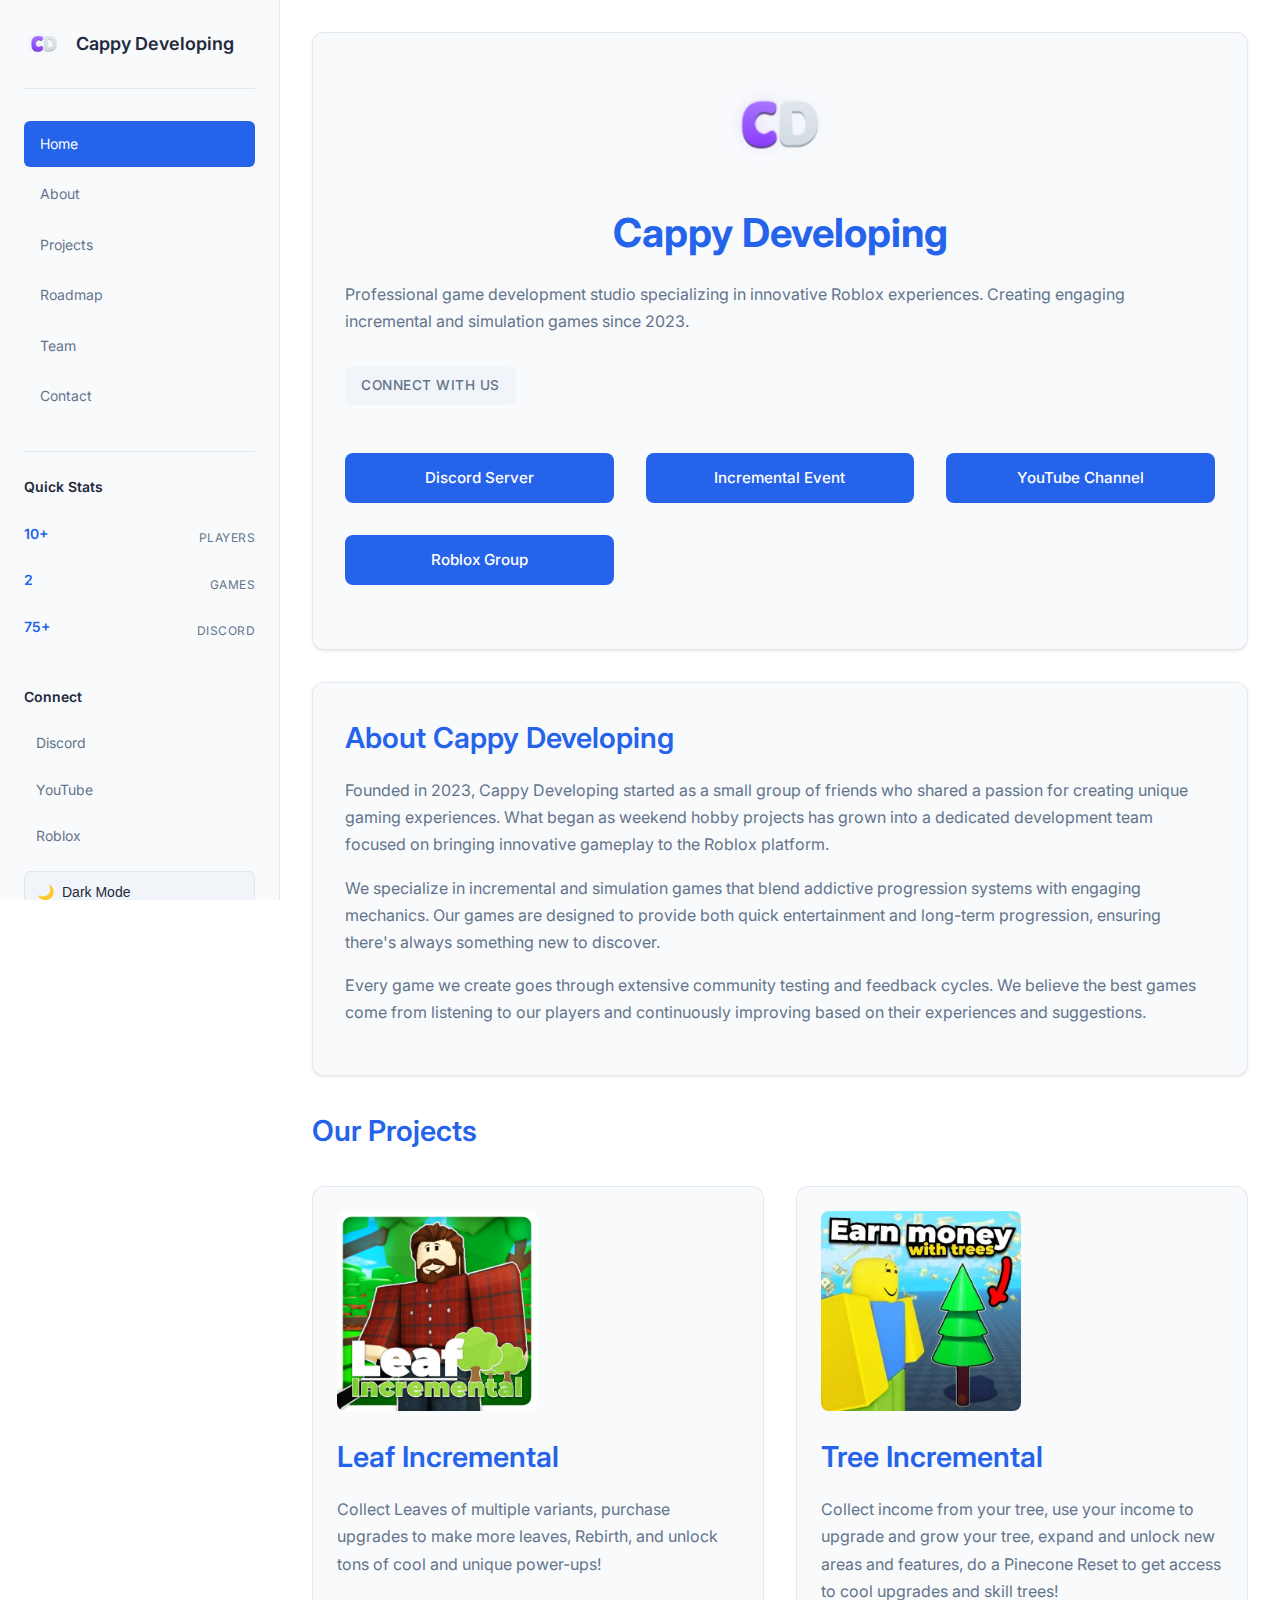
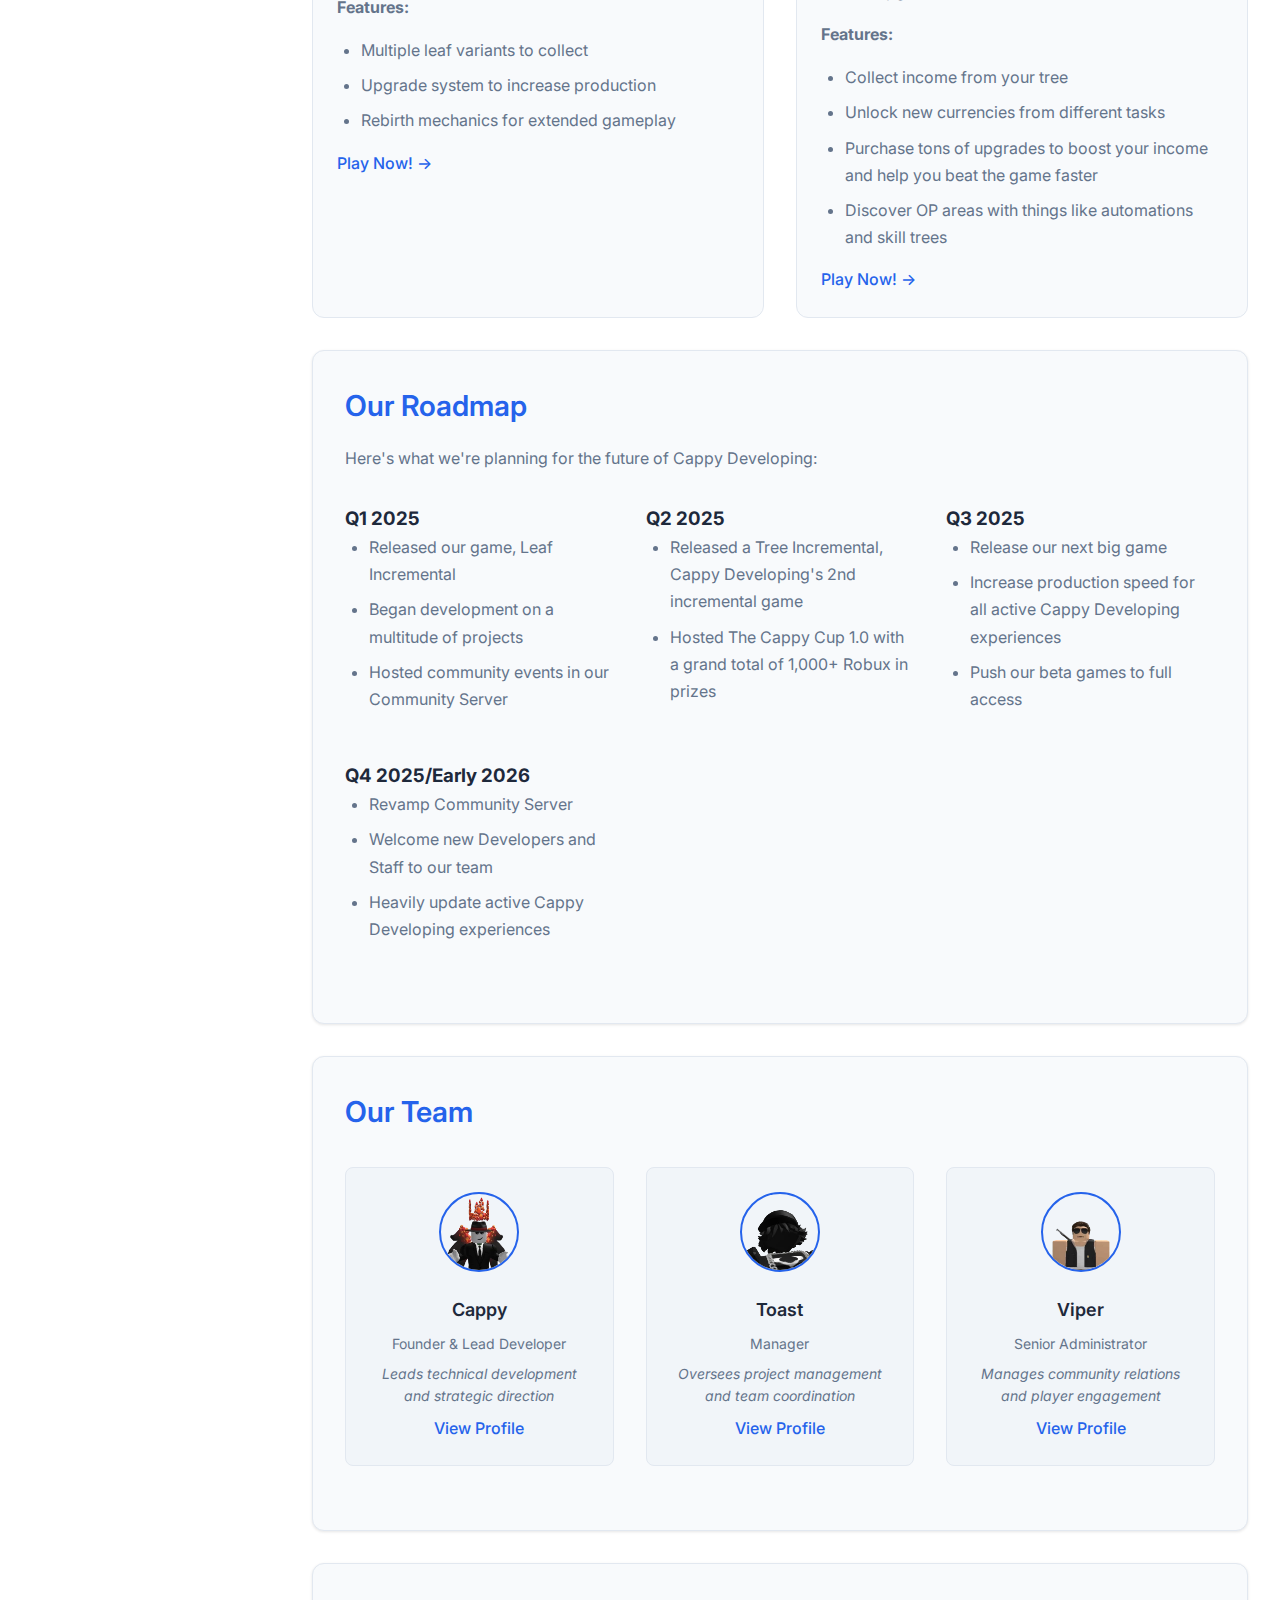
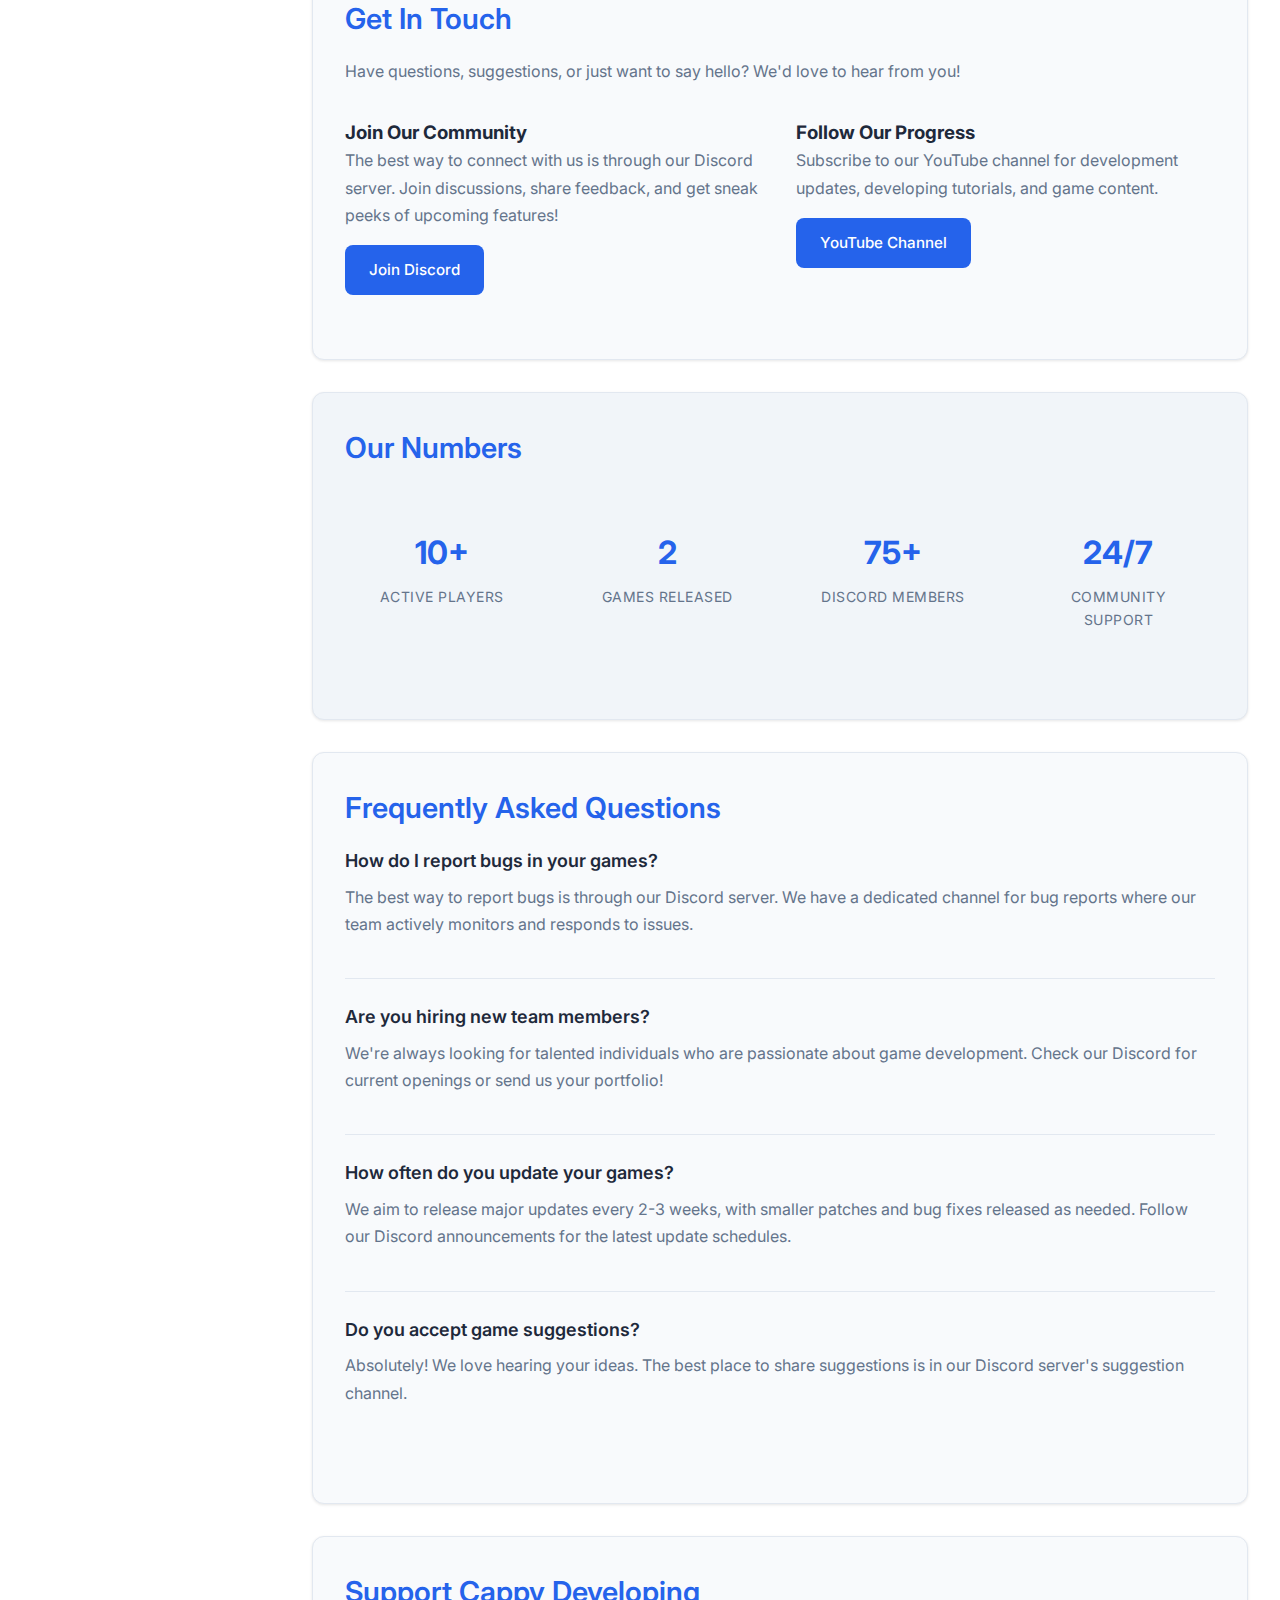
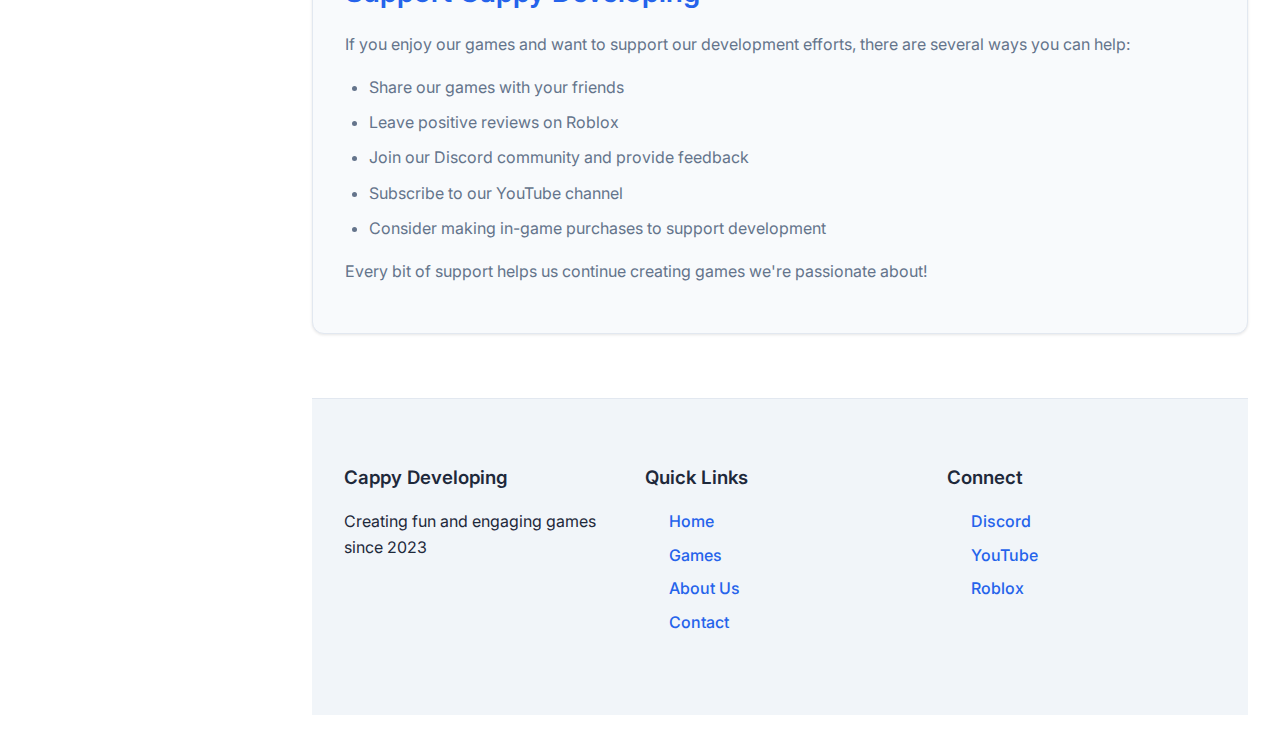
<file: index.html>
<!DOCTYPE html>
<html lang="en">
  <head>
    <link rel="stylesheet" href="styles.css" />
    <link
      href="https://fonts.googleapis.com/css2?family=Inter:wght@300;400;500;600;700&display=swap"
      rel="stylesheet"
    />
    <title>Cappy Developing</title>
    <meta charset="UTF-8" />
    <meta name="viewport" content="width=device-width, initial-scale=1" />
    <meta
      name="description"
      content="Welcome to the official website of Cappy Developing! We are the creators of Leaf Incremental, Tree Incremental, and more coming soon! 🍃"
    />
    <meta name="author" content="Cappy Developing" />
    <meta
      name="keywords"
      content="Cappy Developing, Game Studio, Leaf Incremental, Coin RNG, Roblox Games"
    />
    <meta name="viewport" content="width=device-width, initial-scale=1.0" />
    <meta http-equiv="X-UA-Compatible" content="ie=edge" />
    <meta name="theme-color" content="#61dafb" />
    <meta property="og:image" content="Pictures\CDLOGO.png" />
    <link rel="icon" type="image/png" sizes="32x32" href="Pictures\HJKFSHLKWSEFHJKLSEL.ico"/>
  </head>
  <body>

    <nav class="sidebar">
      <div class="sidebar-header">
        <img src="Pictures\CDLOGO.png" class="sidebar-logo" alt="CD Logo" />
        <h3>Cappy Developing</h3>
      </div>

      <div class="sidebar-nav">
        <a href="#hero" class="nav-link active">Home</a>
        <a href="#about" class="nav-link">About</a>
        <a href="#projects" class="nav-link">Projects</a>
        <a href="#roadmap" class="nav-link">Roadmap</a>
        <a href="#team" class="nav-link">Team</a>
        <a href="#contact" class="nav-link">Contact</a>
      </div>

      <div class="sidebar-stats">
        <h4>Quick Stats</h4>
        <div class="sidebar-stat">
          <span class="stat-number">10+</span>
          <span class="stat-label">Players</span>
        </div>
        <div class="sidebar-stat">
          <span class="stat-number">2</span>
          <span class="stat-label">Games</span>
        </div>
        <div class="sidebar-stat">
          <span class="stat-number">75+</span>
          <span class="stat-label">Discord</span>
        </div>
      </div>

      <div class="sidebar-social">
        <h4>Connect</h4>
        <div class="social-links">
          <a
            href="https://discord.gg/CZWewdsb2V"
            class="social-link"
            target="_blank"
          >
            <span>Discord</span>
          </a>
          <a
            href="https://www.youtube.com/@Cappy-Developing"
            class="social-link"
            target="_blank"
          >
            <span>YouTube</span>
          </a>
          <a
            href="https://www.roblox.com/communities/12670342/Cappy-Developing"
            class="social-link"
            target="_blank"
          >
            <span>Roblox</span>
          </a>
        </div>
      </div>
      
      <button class="theme-toggle" id="themeToggle">
        <span class="theme-toggle-icon">🌙</span>
        <span class="theme-toggle-text">Dark Mode</span>
      </button>
    </nav>


    <button class="mobile-menu-toggle" id="mobileMenuToggle">
      <span></span>
      <span></span>
      <span></span>
    </button>


    <main class="main-content">

      <section id="hero" class="card">
        <img
          src="Pictures\CDLOGO.png"
          class="icon"
          alt="Cappy Developing Logo"
        />
        <h1 class="header">Cappy Developing</h1>
        <p class="card-content">
          Professional game development studio specializing in innovative Roblox
          experiences. Creating engaging incremental and simulation games since
          2023.
        </p>
        <span class="badge">Connect With Us</span>
        <div class="grid">
          <a href="https://discord.gg/CZWewdsb2V" class="button" target="_blank"
            >Discord Server</a
          >
          <a href="/incremental/" class="button" target="_blank"
            >Incremental Event</a
          >
          <a
            href="https://www.youtube.com/@Cappy-Developing"
            class="button"
            target="_blank"
            >YouTube Channel</a
          >
          <a
            href="https://www.roblox.com/communities/12670342/Cappy-Developing"
            class="button"
            target="_blank"
            >Roblox Group</a
          >
        </div>
      </section>


      <section id="about" class="card">
        <h2 class="subheader">About Cappy Developing</h2>
        <p class="card-content">
          Founded in 2023, Cappy Developing started as a small group of friends
          who shared a passion for creating unique gaming experiences. What
          began as weekend hobby projects has grown into a dedicated development
          team focused on bringing innovative gameplay to the Roblox platform.
        </p>
        <p class="card-content">
          We specialize in incremental and simulation games that blend addictive
          progression systems with engaging mechanics. Our games are designed to
          provide both quick entertainment and long-term progression, ensuring
          there's always something new to discover.
        </p>
        <p class="card-content">
          Every game we create goes through extensive community testing and
          feedback cycles. We believe the best games come from listening to our
          players and continuously improving based on their experiences and
          suggestions.
        </p>
      </section>


      <section id="projects">
        <h2 class="subheader">Our Projects</h2>
        <div class="projects-grid">

          <div class="project-card">
            <img
              src="Pictures\leafincrementalicon.png"
              class="image"
              alt="Leaf Incremental Icon"
            />
            <h3 class="subheader">Leaf Incremental</h3>
            <p class="card-content">
              Collect Leaves of multiple variants, purchase upgrades to make
              more leaves, Rebirth, and unlock tons of cool and unique
              power-ups!
            </p>
            <p class="card-content"><strong>Features:</strong></p>
            <ul class="card-content">
              <li>Multiple leaf variants to collect</li>
              <li>Upgrade system to increase production</li>
              <li>Rebirth mechanics for extended gameplay</li>
            </ul>
            <a
              href="https://www.roblox.com/games/78100944997375/10K-Leaf-Incremental"
              class="link"
              target="_blank"
              >Play Now! →</a
            >
          </div>


          <div class="project-card">
            <img src="Pictures\treeinc.png" class="image" alt="Coin RNG Icon" />
            <h3 class="subheader">Tree Incremental</h3>
             <p class="card-content">
              Collect income from your tree, use your income to upgrade and grow your tree, expand and unlock new areas and features, do a Pinecone Reset to get access to cool upgrades and skill trees! 
            </p>
            <p class="card-content"></p>
            <p class="card-content"><strong>Features:</strong></p>
            <ul class="card-content">
              <li>Collect income from your tree</li>
              <li>Unlock new currencies from different tasks</li>
              <li>Purchase tons of upgrades to boost your income and help you beat the game faster</li>
              <li>Discover OP areas with things like automations and skill trees</li>
            </ul>
            <a
              href="https://www.roblox.com/games/106226156140908/UPD-Tree-Incremental"
              class="link"
              target="_blank"
              >Play Now! →</a
            >
          </div>
        </div>
      </section>


      <section id="roadmap" class="card">
        <h2 class="subheader">Our Roadmap</h2>
        <p class="card-content">
          Here's what we're planning for the future of Cappy Developing:
        </p>

        <div class="grid">
          <div>
            <h3>Q1 2025</h3>
            <ul class="card-content">
              <li>Released our game, Leaf Incremental</li>
              <li>Began development on a multitude of projects</li>
              <li>Hosted community events in our Community Server</li>
            </ul>
          </div>

          <div>
            <h3>Q2 2025</h3>
            <ul class="card-content">
              <li>Released a Tree Incremental, Cappy Developing's 2nd incremental game</li>
              <li>Hosted The Cappy Cup 1.0 with a grand total of 1,000+ Robux in prizes</li>
            </ul>
          </div>

          <div>
            <h3>Q3 2025</h3>
            <ul class="card-content">
              <li>Release our next big game</li>
              <li>
                Increase production speed for all active Cappy Developing
                experiences
              </li>
              <li>Push our beta games to full access</li>
            </ul>
          </div>

          <div>
            <h3>Q4 2025/Early 2026</h3>
            <ul class="card-content">
              <li>Revamp Community Server</li>
              <li>Welcome new Developers and Staff to our team</li>
              <li>Heavily update active Cappy Developing experiences</li>
            </ul>
          </div>
        </div>
      </section>


      <section id="team" class="card">
        <h2 class="subheader">Our Team</h2>
        <div class="grid">
          <div class="team-member">
            <img src="Pictures\sedrghjkl.png" alt="Founder" />
            <h3>Cappy</h3>
            <p>Founder & Lead Developer</p>
            <p class="team-bio">
              Leads technical development and strategic direction
            </p>
            <a
              href="https://www.roblox.com/users/682026434/profile"
              class="link"
              target="_blank"
              >View Profile</a
            >
          </div>
          <div class="team-member">
            <img src="Pictures\hello.png" alt="Manager" />
            <h3>Toast</h3>
            <p>Manager</p>
            <p class="team-bio">
              Oversees project management and team coordination
            </p>
            <a
              href="https://www.roblox.com/users/588221347/profile"
              class="link"
              target="_blank"
              >View Profile</a
            >
          </div>
          <div class="team-member">
            <img src="Pictures\viper.png" alt="Administrator" />
            <h3>Viper</h3>
            <p>Senior Administrator</p>
            <p class="team-bio">
              Manages community relations and player engagement
            </p>
            <a
              href="https://www.roblox.com/users/1413631749/profile"
              class="link"
              target="_blank"
              >View Profile</a
            >
          </div>
        </div>
      </section>

      <!-- Contact Section -->
      <section id="contact" class="card">
        <h2 class="subheader">Get In Touch</h2>
        <p class="card-content">
          Have questions, suggestions, or just want to say hello? We'd love to
          hear from you!
        </p>
        <div class="grid">
          <div>
            <h3>Join Our Community</h3>
            <p class="card-content">
              The best way to connect with us is through our Discord server.
              Join discussions, share feedback, and get sneak peeks of upcoming
              features!
            </p>
            <a
              href="https://discord.gg/CZWewdsb2V"
              class="button"
              target="_blank"
              >Join Discord</a
            >
          </div>
          <div>
            <h3>Follow Our Progress</h3>
            <p class="card-content">
              Subscribe to our YouTube channel for development updates,
              developing tutorials, and game content.
            </p>
            <a
              href="https://www.youtube.com/@Cappy-Developing"
              class="button"
              target="_blank"
              >YouTube Channel</a
            >
          </div>
        </div>
      </section>

      <!-- Stats Section -->
      <section class="card stats-section">
        <h2 class="subheader">Our Numbers</h2>
        <div class="stats-grid">
          <div class="stat-item">
            <div class="stat-number">10+</div>
            <div class="stat-label">Active Players</div>
          </div>
          <div class="stat-item">
            <div class="stat-number">2</div>
            <div class="stat-label">Games Released</div>
          </div>
          <div class="stat-item">
            <div class="stat-number">75+</div>
            <div class="stat-label">Discord Members</div>
          </div>
          <div class="stat-item">
            <div class="stat-number">24/7</div>
            <div class="stat-label">Community Support</div>
          </div>
        </div>
      </section>

      <!-- FAQ Section -->
      <section class="card">
        <h2 class="subheader">Frequently Asked Questions</h2>

        <div class="faq-item">
          <h3>How do I report bugs in your games?</h3>
          <p class="card-content">
            The best way to report bugs is through our Discord server. We have a
            dedicated channel for bug reports where our team actively monitors
            and responds to issues.
          </p>
        </div>

        <div class="faq-item">
          <h3>Are you hiring new team members?</h3>
          <p class="card-content">
            We're always looking for talented individuals who are passionate
            about game development. Check our Discord for current openings or
            send us your portfolio!
          </p>
        </div>

        <div class="faq-item">
          <h3>How often do you update your games?</h3>
          <p class="card-content">
            We aim to release major updates every 2-3 weeks, with smaller
            patches and bug fixes released as needed. Follow our Discord
            announcements for the latest update schedules.
          </p>
        </div>

        <div class="faq-item">
          <h3>Do you accept game suggestions?</h3>
          <p class="card-content">
            Absolutely! We love hearing your ideas. The best place to share
            suggestions is in our Discord server's suggestion channel.
          </p>
        </div>
      </section>

      <!-- Support Section -->
      <section class="card">
        <h2 class="subheader">Support Cappy Developing</h2>
        <p class="card-content">
          If you enjoy our games and want to support our development efforts,
          there are several ways you can help:
        </p>
        <ul class="card-content">
          <li>Share our games with your friends</li>
          <li>Leave positive reviews on Roblox</li>
          <li>Join our Discord community and provide feedback</li>
          <li>Subscribe to our YouTube channel</li>
          <li>Consider making in-game purchases to support development</li>
        </ul>
        <p class="card-content">
          Every bit of support helps us continue creating games we're passionate
          about!
        </p>
      </section>

      <!-- Footer -->
      <footer class="footer">
        <div class="grid">
          <div>
            <h3>Cappy Developing</h3>
            <p>Creating fun and engaging games since 2023</p>
          </div>
          <div>
            <h3>Quick Links</h3>
            <ul>
              <li>
                <a
                  href="#"
                  onclick="document.querySelector('.card').scrollIntoView({behavior: 'smooth'})"
                  class="link"
                  >Home</a
                >
              </li>
              <li>
                <a
                  href="#"
                  onclick="document.querySelector('.projects-grid').scrollIntoView({behavior: 'smooth'})"
                  class="link"
                  >Games</a
                >
              </li>
              <li>
                <a
                  href="#"
                  onclick="document.querySelector('.card:nth-child(2)').scrollIntoView({behavior: 'smooth'})"
                  class="link"
                  >About Us</a
                >
              </li>
              <li>
                <a
                  href="#"
                  onclick="document.querySelector('.card:nth-child(8)').scrollIntoView({behavior: 'smooth'})"
                  class="link"
                  >Contact</a
                >
              </li>
            </ul>
          </div>
          <div>
            <h3>Connect</h3>
            <ul>
              <li>
                <a
                  href="https://discord.gg/CZWewdsb2V"
                  class="link"
                  target="_blank"
                  >Discord</a
                >
              </li>
              <li>
                <a
                  href="https://www.youtube.com/@Cappy-Developing"
                  class="link"
                  target="_blank"
                  >YouTube</a
                >
              </li>
              <li>
                <a
                  href="https://www.roblox.com/communities/12670342/Cappy-Developing"
                  class="link"
                  target="_blank"
                  >Roblox</a
                >
              </li>
            </ul>
          </div>
        </div>
      </footer>
    </main>

    <!-- Enhanced JavaScript for interactive elements -->
    <script>
      // Mobile menu toggle
      const mobileMenuToggle = document.getElementById("mobileMenuToggle");
      const sidebar = document.querySelector(".sidebar");

      mobileMenuToggle.addEventListener("click", function () {
        sidebar.classList.toggle("active");
        this.classList.toggle("active");
      });

      // Sidebar navigation
      document.querySelectorAll(".nav-link").forEach((link) => {
        link.addEventListener("click", function (e) {
          e.preventDefault();

          // Remove active class from all links
          document.querySelectorAll(".nav-link").forEach((navLink) => {
            navLink.classList.remove("active");
          });

          // Add active class to clicked link
          this.classList.add("active");

          // Scroll to target
          const targetId = this.getAttribute("href");
          const targetElement = document.querySelector(targetId);
          if (targetElement) {
            targetElement.scrollIntoView({
              behavior: "smooth",
              block: "start",
            });
          }

          // Close mobile menu if open
          sidebar.classList.remove("active");
          mobileMenuToggle.classList.remove("active");
        });
      });

      // Add smooth scrolling for other anchor links
      document
        .querySelectorAll('a[href^="#"]:not(.nav-link)')
        .forEach((anchor) => {
          anchor.addEventListener("click", function (e) {
            e.preventDefault();
            const targetElement = document.querySelector(
              this.getAttribute("href")
            );
            if (targetElement) {
              targetElement.scrollIntoView({
                behavior: "smooth",
              });
            }
          });
        });

      // Update active navigation based on scroll position
      window.addEventListener("scroll", function () {
        const sections = document.querySelectorAll("section[id]");
        let currentSection = "";

        sections.forEach((section) => {
          const sectionTop = section.offsetTop;
          const sectionHeight = section.clientHeight;
          if (scrollY >= sectionTop - 200) {
            currentSection = section.getAttribute("id");
          }
        });

        document.querySelectorAll(".nav-link").forEach((link) => {
          link.classList.remove("active");
          if (link.getAttribute("href") === `#${currentSection}`) {
            link.classList.add("active");
          }
        });
      });

      // Add animation class to cards when they come into view
      const observeElements = document.querySelectorAll(
        ".card, .project-card, section"
      );

      const observer = new IntersectionObserver(
        (entries) => {
          entries.forEach((entry) => {
            if (entry.isIntersecting) {
              entry.target.classList.add("animate");
            }
          });
        },
        {
          threshold: 0.1,
        }
      );

      observeElements.forEach((element) => {
        observer.observe(element);
      });

      // Theme Toggle Functionality
      const themeToggle = document.getElementById("themeToggle");
      const themeIcon = themeToggle.querySelector(".theme-toggle-icon");
      const themeText = themeToggle.querySelector(".theme-toggle-text");
      
      // Load saved theme or default to light
      const savedTheme = localStorage.getItem("theme") || "light";
      document.documentElement.setAttribute("data-theme", savedTheme);
      
      // Update toggle button based on current theme
      function updateThemeToggle() {
        const currentTheme = document.documentElement.getAttribute("data-theme");
        if (currentTheme === "dark") {
          themeIcon.textContent = "☀️";
          themeText.textContent = "Light Mode";
        } else {
          themeIcon.textContent = "🌙";
          themeText.textContent = "Dark Mode";
        }
      }
      
      // Initialize toggle button
      updateThemeToggle();
      
      // Theme toggle event listener
      themeToggle.addEventListener("click", function() {
        const currentTheme = document.documentElement.getAttribute("data-theme");
        const newTheme = currentTheme === "dark" ? "light" : "dark";
        
        document.documentElement.setAttribute("data-theme", newTheme);
        localStorage.setItem("theme", newTheme);
        updateThemeToggle();
      });
    </script>
  </body>
</html>
</file>
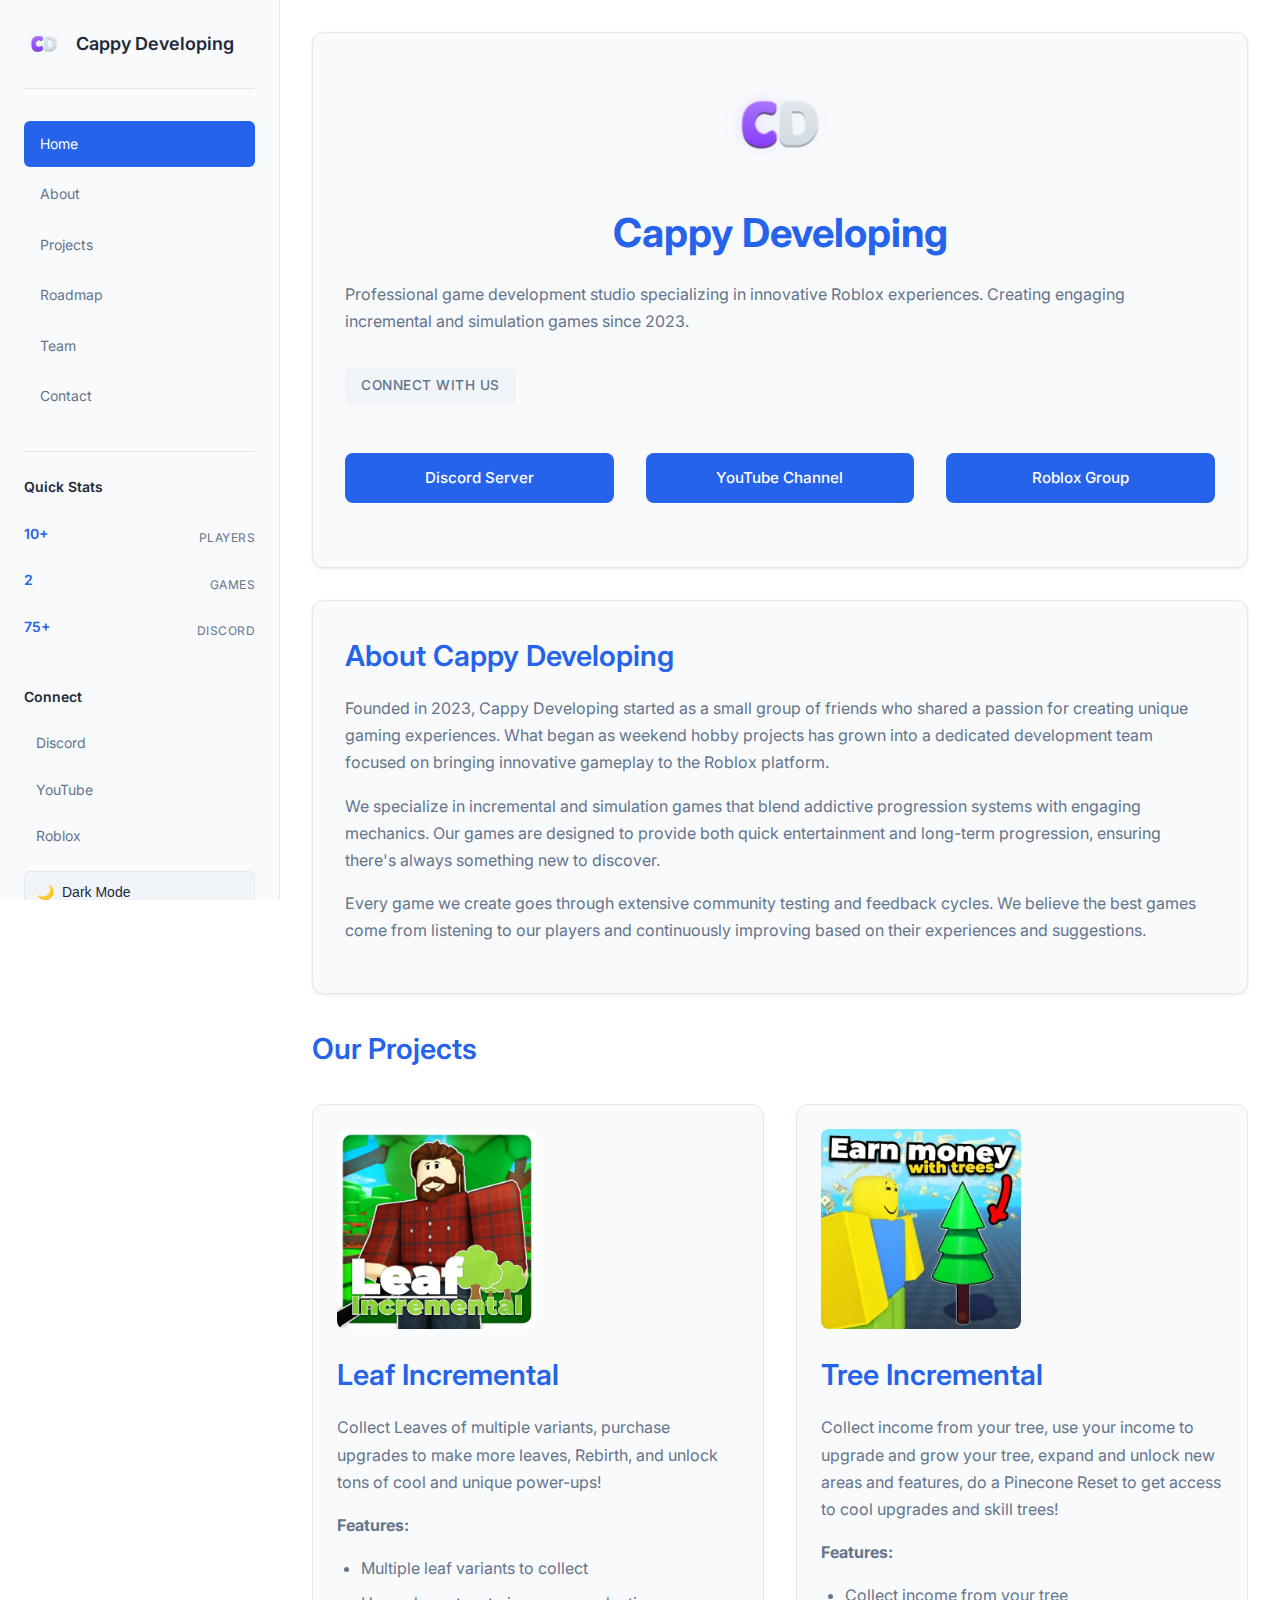
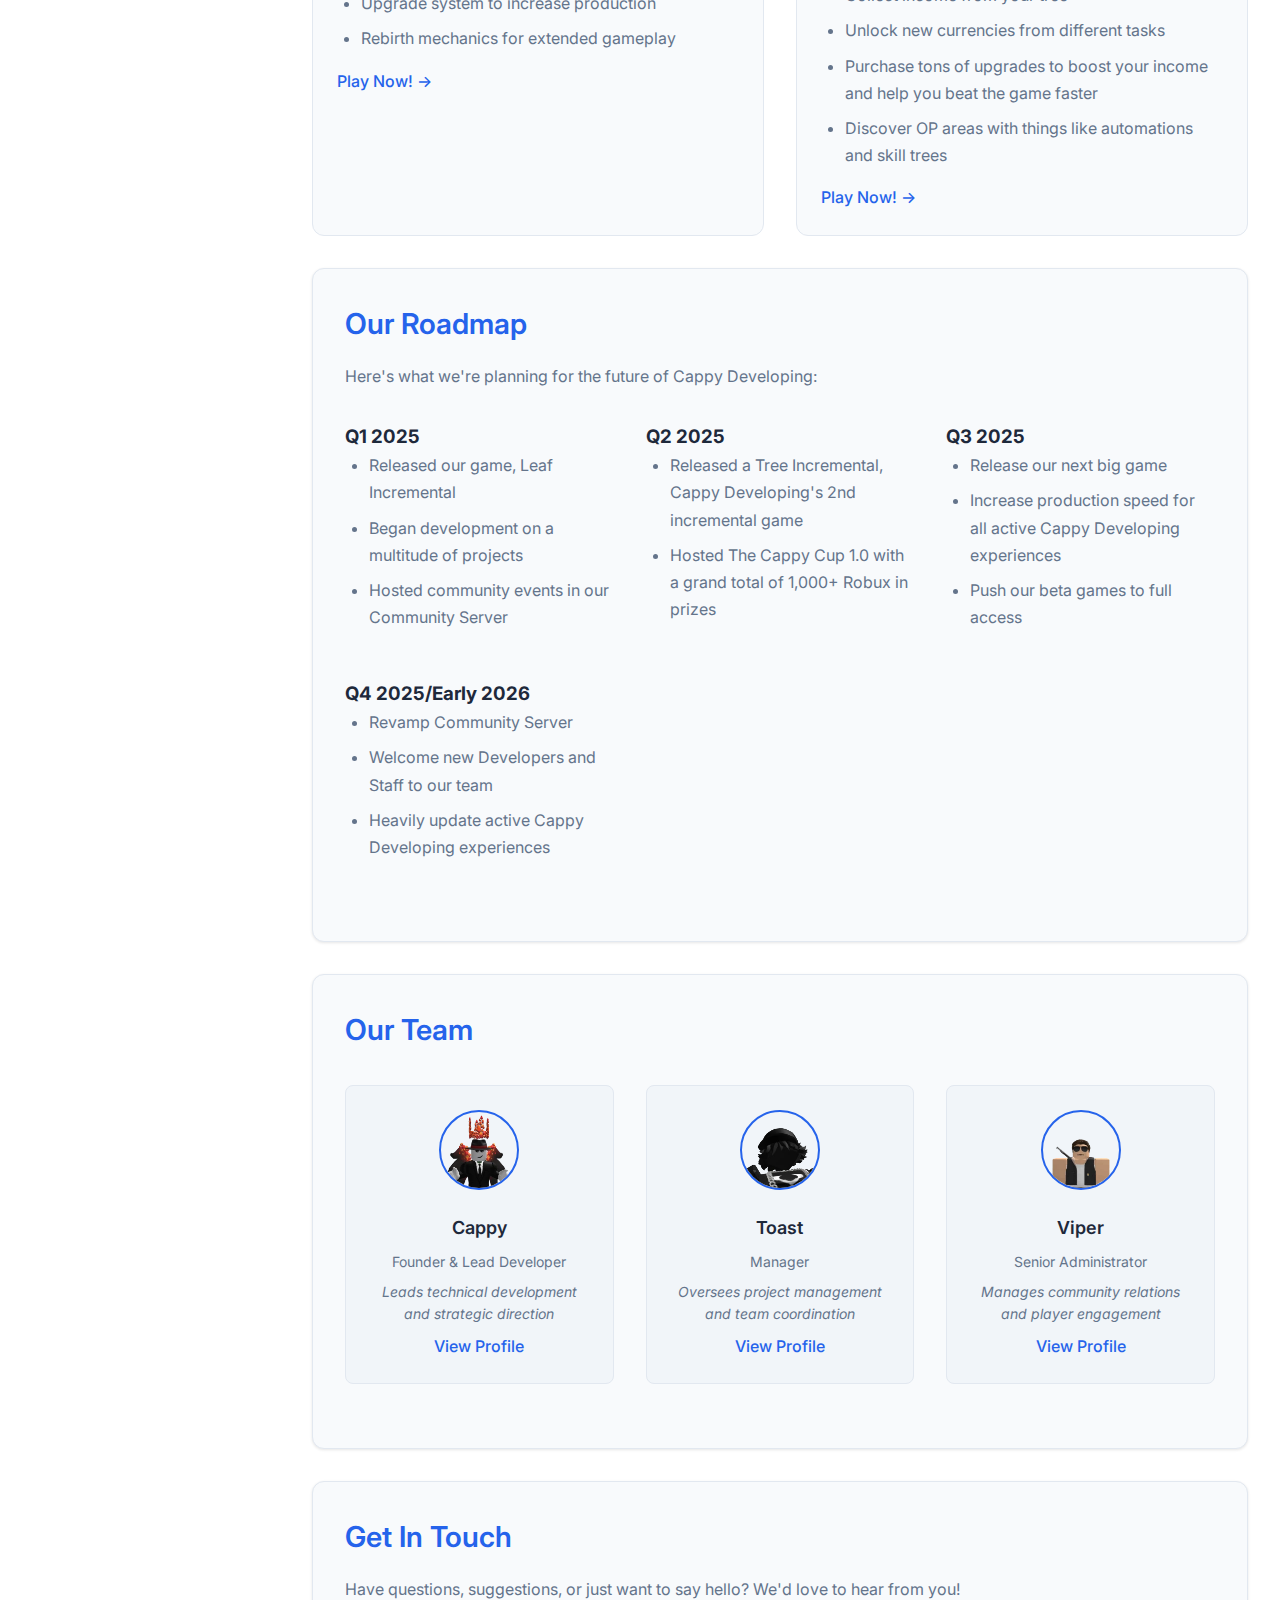
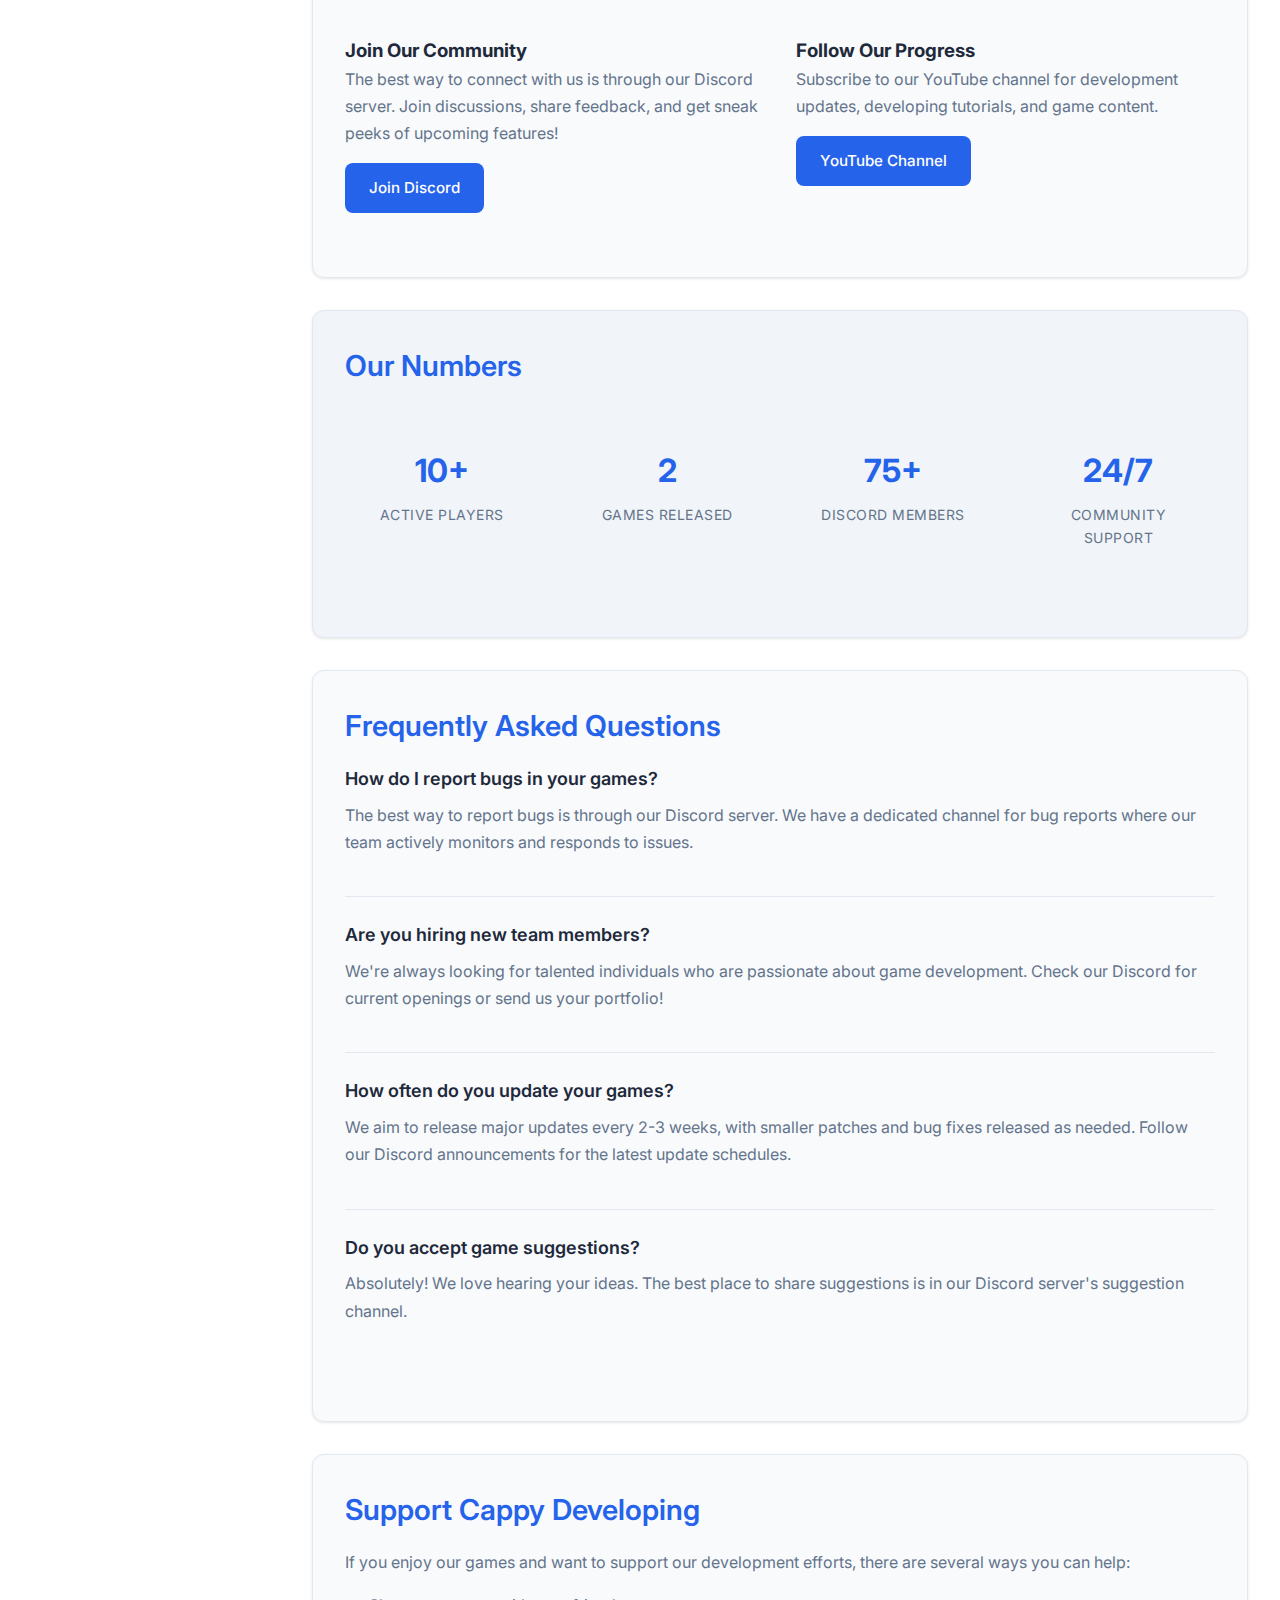
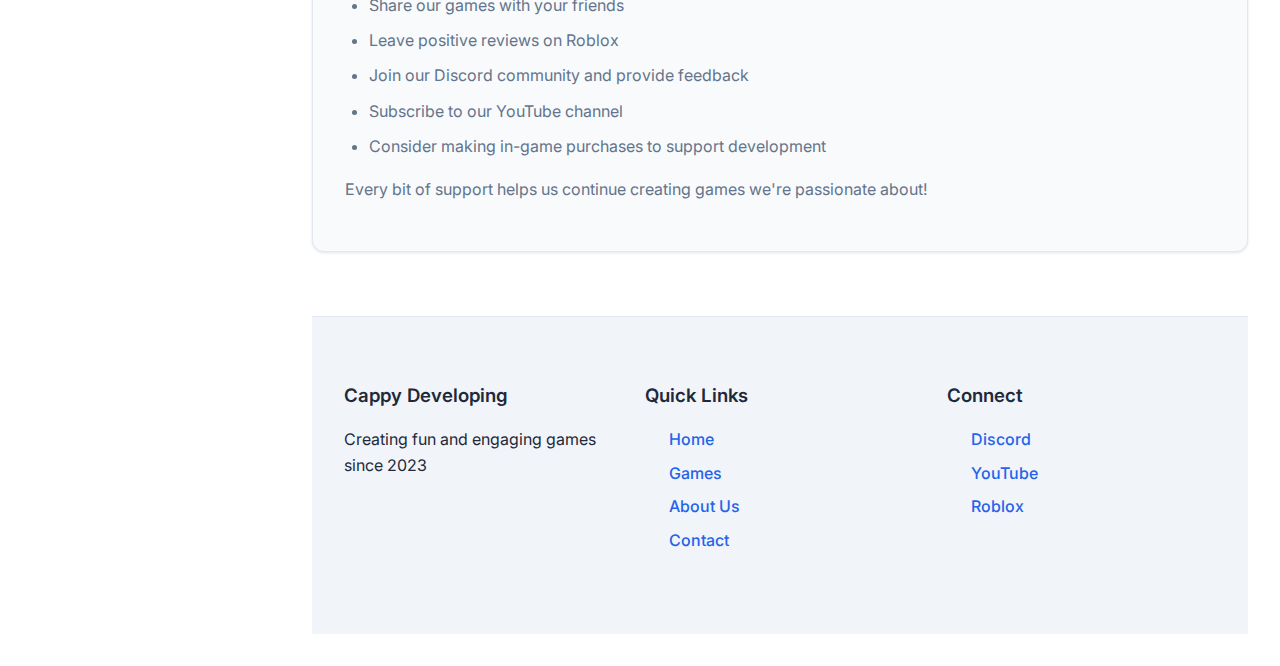
<file: CappyDeveloping-Website-main/CappyDeveloping-Website-main/index.html>
<!DOCTYPE html>
<html lang="en">
  <head>
    <link rel="stylesheet" href="styles.css" />
    <link
      href="https://fonts.googleapis.com/css2?family=Inter:wght@300;400;500;600;700&display=swap"
      rel="stylesheet"
    />
    <title>Cappy Developing</title>
    <meta charset="UTF-8" />
    <meta name="viewport" content="width=device-width, initial-scale=1" />
    <meta
      name="description"
      content="Welcome to the official website of Cappy Developing! We are the creators of Leaf Incremental, Tree Incremental, and more coming soon! 🍃"
    />
    <meta name="author" content="Cappy Developing" />
    <meta
      name="keywords"
      content="Cappy Developing, Game Studio, Leaf Incremental, Coin RNG, Roblox Games"
    />
    <meta name="viewport" content="width=device-width, initial-scale=1.0" />
    <meta http-equiv="X-UA-Compatible" content="ie=edge" />
    <meta name="theme-color" content="#61dafb" />
    <meta property="og:image" content="Pictures\CDLOGO.png" />
    <link rel="icon" type="image/png" sizes="32x32" href="Pictures\HJKFSHLKWSEFHJKLSEL.ico"/>
  </head>
  <body>

    <nav class="sidebar">
      <div class="sidebar-header">
        <img src="Pictures\CDLOGO.png" class="sidebar-logo" alt="CD Logo" />
        <h3>Cappy Developing</h3>
      </div>

      <div class="sidebar-nav">
        <a href="#hero" class="nav-link active">Home</a>
        <a href="#about" class="nav-link">About</a>
        <a href="#projects" class="nav-link">Projects</a>
        <a href="#roadmap" class="nav-link">Roadmap</a>
        <a href="#team" class="nav-link">Team</a>
        <a href="#contact" class="nav-link">Contact</a>
      </div>

      <div class="sidebar-stats">
        <h4>Quick Stats</h4>
        <div class="sidebar-stat">
          <span class="stat-number">10+</span>
          <span class="stat-label">Players</span>
        </div>
        <div class="sidebar-stat">
          <span class="stat-number">2</span>
          <span class="stat-label">Games</span>
        </div>
        <div class="sidebar-stat">
          <span class="stat-number">75+</span>
          <span class="stat-label">Discord</span>
        </div>
      </div>

      <div class="sidebar-social">
        <h4>Connect</h4>
        <div class="social-links">
          <a
            href="https://discord.gg/CZWewdsb2V"
            class="social-link"
            target="_blank"
          >
            <span>Discord</span>
          </a>
          <a
            href="https://www.youtube.com/@Cappy-Developing"
            class="social-link"
            target="_blank"
          >
            <span>YouTube</span>
          </a>
          <a
            href="https://www.roblox.com/communities/12670342/Cappy-Developing"
            class="social-link"
            target="_blank"
          >
            <span>Roblox</span>
          </a>
        </div>
      </div>
      
      <button class="theme-toggle" id="themeToggle">
        <span class="theme-toggle-icon">🌙</span>
        <span class="theme-toggle-text">Dark Mode</span>
      </button>
    </nav>


    <button class="mobile-menu-toggle" id="mobileMenuToggle">
      <span></span>
      <span></span>
      <span></span>
    </button>


    <main class="main-content">

      <section id="hero" class="card">
        <img
          src="Pictures\CDLOGO.png"
          class="icon"
          alt="Cappy Developing Logo"
        />
        <h1 class="header">Cappy Developing</h1>
        <p class="card-content">
          Professional game development studio specializing in innovative Roblox
          experiences. Creating engaging incremental and simulation games since
          2023.
        </p>
        <span class="badge">Connect With Us</span>
        <div class="grid">
          <a href="https://discord.gg/CZWewdsb2V" class="button" target="_blank"
            >Discord Server</a
          >
          <a
            href="https://www.youtube.com/@Cappy-Developing"
            class="button"
            target="_blank"
            >YouTube Channel</a
          >
          <a
            href="https://www.roblox.com/communities/12670342/Cappy-Developing"
            class="button"
            target="_blank"
            >Roblox Group</a
          >
        </div>
      </section>


      <section id="about" class="card">
        <h2 class="subheader">About Cappy Developing</h2>
        <p class="card-content">
          Founded in 2023, Cappy Developing started as a small group of friends
          who shared a passion for creating unique gaming experiences. What
          began as weekend hobby projects has grown into a dedicated development
          team focused on bringing innovative gameplay to the Roblox platform.
        </p>
        <p class="card-content">
          We specialize in incremental and simulation games that blend addictive
          progression systems with engaging mechanics. Our games are designed to
          provide both quick entertainment and long-term progression, ensuring
          there's always something new to discover.
        </p>
        <p class="card-content">
          Every game we create goes through extensive community testing and
          feedback cycles. We believe the best games come from listening to our
          players and continuously improving based on their experiences and
          suggestions.
        </p>
      </section>


      <section id="projects">
        <h2 class="subheader">Our Projects</h2>
        <div class="projects-grid">

          <div class="project-card">
            <img
              src="Pictures\leafincrementalicon.png"
              class="image"
              alt="Leaf Incremental Icon"
            />
            <h3 class="subheader">Leaf Incremental</h3>
            <p class="card-content">
              Collect Leaves of multiple variants, purchase upgrades to make
              more leaves, Rebirth, and unlock tons of cool and unique
              power-ups!
            </p>
            <p class="card-content"><strong>Features:</strong></p>
            <ul class="card-content">
              <li>Multiple leaf variants to collect</li>
              <li>Upgrade system to increase production</li>
              <li>Rebirth mechanics for extended gameplay</li>
            </ul>
            <a
              href="https://www.roblox.com/games/78100944997375/10K-Leaf-Incremental"
              class="link"
              target="_blank"
              >Play Now! →</a
            >
          </div>


          <div class="project-card">
            <img src="Pictures\treeinc.png" class="image" alt="Coin RNG Icon" />
            <h3 class="subheader">Tree Incremental</h3>
             <p class="card-content">
              Collect income from your tree, use your income to upgrade and grow your tree, expand and unlock new areas and features, do a Pinecone Reset to get access to cool upgrades and skill trees! 
            </p>
            <p class="card-content"></p>
            <p class="card-content"><strong>Features:</strong></p>
            <ul class="card-content">
              <li>Collect income from your tree</li>
              <li>Unlock new currencies from different tasks</li>
              <li>Purchase tons of upgrades to boost your income and help you beat the game faster</li>
              <li>Discover OP areas with things like automations and skill trees</li>
            </ul>
            <a
              href="https://www.roblox.com/games/106226156140908/UPD-Tree-Incremental"
              class="link"
              target="_blank"
              >Play Now! →</a
            >
          </div>
        </div>
      </section>


      <section id="roadmap" class="card">
        <h2 class="subheader">Our Roadmap</h2>
        <p class="card-content">
          Here's what we're planning for the future of Cappy Developing:
        </p>

        <div class="grid">
          <div>
            <h3>Q1 2025</h3>
            <ul class="card-content">
              <li>Released our game, Leaf Incremental</li>
              <li>Began development on a multitude of projects</li>
              <li>Hosted community events in our Community Server</li>
            </ul>
          </div>

          <div>
            <h3>Q2 2025</h3>
            <ul class="card-content">
              <li>Released a Tree Incremental, Cappy Developing's 2nd incremental game</li>
              <li>Hosted The Cappy Cup 1.0 with a grand total of 1,000+ Robux in prizes</li>
            </ul>
          </div>

          <div>
            <h3>Q3 2025</h3>
            <ul class="card-content">
              <li>Release our next big game</li>
              <li>
                Increase production speed for all active Cappy Developing
                experiences
              </li>
              <li>Push our beta games to full access</li>
            </ul>
          </div>

          <div>
            <h3>Q4 2025/Early 2026</h3>
            <ul class="card-content">
              <li>Revamp Community Server</li>
              <li>Welcome new Developers and Staff to our team</li>
              <li>Heavily update active Cappy Developing experiences</li>
            </ul>
          </div>
        </div>
      </section>


      <section id="team" class="card">
        <h2 class="subheader">Our Team</h2>
        <div class="grid">
          <div class="team-member">
            <img src="Pictures\sedrghjkl.png" alt="Founder" />
            <h3>Cappy</h3>
            <p>Founder & Lead Developer</p>
            <p class="team-bio">
              Leads technical development and strategic direction
            </p>
            <a
              href="https://www.roblox.com/users/682026434/profile"
              class="link"
              target="_blank"
              >View Profile</a
            >
          </div>
          <div class="team-member">
            <img src="Pictures\hello.png" alt="Manager" />
            <h3>Toast</h3>
            <p>Manager</p>
            <p class="team-bio">
              Oversees project management and team coordination
            </p>
            <a
              href="https://www.roblox.com/users/588221347/profile"
              class="link"
              target="_blank"
              >View Profile</a
            >
          </div>
          <div class="team-member">
            <img src="Pictures\viper.png" alt="Administrator" />
            <h3>Viper</h3>
            <p>Senior Administrator</p>
            <p class="team-bio">
              Manages community relations and player engagement
            </p>
            <a
              href="https://www.roblox.com/users/1413631749/profile"
              class="link"
              target="_blank"
              >View Profile</a
            >
          </div>
        </div>
      </section>

      <!-- Contact Section -->
      <section id="contact" class="card">
        <h2 class="subheader">Get In Touch</h2>
        <p class="card-content">
          Have questions, suggestions, or just want to say hello? We'd love to
          hear from you!
        </p>
        <div class="grid">
          <div>
            <h3>Join Our Community</h3>
            <p class="card-content">
              The best way to connect with us is through our Discord server.
              Join discussions, share feedback, and get sneak peeks of upcoming
              features!
            </p>
            <a
              href="https://discord.gg/CZWewdsb2V"
              class="button"
              target="_blank"
              >Join Discord</a
            >
          </div>
          <div>
            <h3>Follow Our Progress</h3>
            <p class="card-content">
              Subscribe to our YouTube channel for development updates,
              developing tutorials, and game content.
            </p>
            <a
              href="https://www.youtube.com/@Cappy-Developing"
              class="button"
              target="_blank"
              >YouTube Channel</a
            >
          </div>
        </div>
      </section>

      <!-- Stats Section -->
      <section class="card stats-section">
        <h2 class="subheader">Our Numbers</h2>
        <div class="stats-grid">
          <div class="stat-item">
            <div class="stat-number">10+</div>
            <div class="stat-label">Active Players</div>
          </div>
          <div class="stat-item">
            <div class="stat-number">2</div>
            <div class="stat-label">Games Released</div>
          </div>
          <div class="stat-item">
            <div class="stat-number">75+</div>
            <div class="stat-label">Discord Members</div>
          </div>
          <div class="stat-item">
            <div class="stat-number">24/7</div>
            <div class="stat-label">Community Support</div>
          </div>
        </div>
      </section>

      <!-- FAQ Section -->
      <section class="card">
        <h2 class="subheader">Frequently Asked Questions</h2>

        <div class="faq-item">
          <h3>How do I report bugs in your games?</h3>
          <p class="card-content">
            The best way to report bugs is through our Discord server. We have a
            dedicated channel for bug reports where our team actively monitors
            and responds to issues.
          </p>
        </div>

        <div class="faq-item">
          <h3>Are you hiring new team members?</h3>
          <p class="card-content">
            We're always looking for talented individuals who are passionate
            about game development. Check our Discord for current openings or
            send us your portfolio!
          </p>
        </div>

        <div class="faq-item">
          <h3>How often do you update your games?</h3>
          <p class="card-content">
            We aim to release major updates every 2-3 weeks, with smaller
            patches and bug fixes released as needed. Follow our Discord
            announcements for the latest update schedules.
          </p>
        </div>

        <div class="faq-item">
          <h3>Do you accept game suggestions?</h3>
          <p class="card-content">
            Absolutely! We love hearing your ideas. The best place to share
            suggestions is in our Discord server's suggestion channel.
          </p>
        </div>
      </section>

      <!-- Support Section -->
      <section class="card">
        <h2 class="subheader">Support Cappy Developing</h2>
        <p class="card-content">
          If you enjoy our games and want to support our development efforts,
          there are several ways you can help:
        </p>
        <ul class="card-content">
          <li>Share our games with your friends</li>
          <li>Leave positive reviews on Roblox</li>
          <li>Join our Discord community and provide feedback</li>
          <li>Subscribe to our YouTube channel</li>
          <li>Consider making in-game purchases to support development</li>
        </ul>
        <p class="card-content">
          Every bit of support helps us continue creating games we're passionate
          about!
        </p>
      </section>

      <!-- Footer -->
      <footer class="footer">
        <div class="grid">
          <div>
            <h3>Cappy Developing</h3>
            <p>Creating fun and engaging games since 2023</p>
          </div>
          <div>
            <h3>Quick Links</h3>
            <ul>
              <li>
                <a
                  href="#"
                  onclick="document.querySelector('.card').scrollIntoView({behavior: 'smooth'})"
                  class="link"
                  >Home</a
                >
              </li>
              <li>
                <a
                  href="#"
                  onclick="document.querySelector('.projects-grid').scrollIntoView({behavior: 'smooth'})"
                  class="link"
                  >Games</a
                >
              </li>
              <li>
                <a
                  href="#"
                  onclick="document.querySelector('.card:nth-child(2)').scrollIntoView({behavior: 'smooth'})"
                  class="link"
                  >About Us</a
                >
              </li>
              <li>
                <a
                  href="#"
                  onclick="document.querySelector('.card:nth-child(8)').scrollIntoView({behavior: 'smooth'})"
                  class="link"
                  >Contact</a
                >
              </li>
            </ul>
          </div>
          <div>
            <h3>Connect</h3>
            <ul>
              <li>
                <a
                  href="https://discord.gg/CZWewdsb2V"
                  class="link"
                  target="_blank"
                  >Discord</a
                >
              </li>
              <li>
                <a
                  href="https://www.youtube.com/@Cappy-Developing"
                  class="link"
                  target="_blank"
                  >YouTube</a
                >
              </li>
              <li>
                <a
                  href="https://www.roblox.com/communities/12670342/Cappy-Developing"
                  class="link"
                  target="_blank"
                  >Roblox</a
                >
              </li>
            </ul>
          </div>
        </div>
      </footer>
    </main>

    <!-- Enhanced JavaScript for interactive elements -->
    <script>
      // Mobile menu toggle
      const mobileMenuToggle = document.getElementById("mobileMenuToggle");
      const sidebar = document.querySelector(".sidebar");

      mobileMenuToggle.addEventListener("click", function () {
        sidebar.classList.toggle("active");
        this.classList.toggle("active");
      });

      // Sidebar navigation
      document.querySelectorAll(".nav-link").forEach((link) => {
        link.addEventListener("click", function (e) {
          e.preventDefault();

          // Remove active class from all links
          document.querySelectorAll(".nav-link").forEach((navLink) => {
            navLink.classList.remove("active");
          });

          // Add active class to clicked link
          this.classList.add("active");

          // Scroll to target
          const targetId = this.getAttribute("href");
          const targetElement = document.querySelector(targetId);
          if (targetElement) {
            targetElement.scrollIntoView({
              behavior: "smooth",
              block: "start",
            });
          }

          // Close mobile menu if open
          sidebar.classList.remove("active");
          mobileMenuToggle.classList.remove("active");
        });
      });

      // Add smooth scrolling for other anchor links
      document
        .querySelectorAll('a[href^="#"]:not(.nav-link)')
        .forEach((anchor) => {
          anchor.addEventListener("click", function (e) {
            e.preventDefault();
            const targetElement = document.querySelector(
              this.getAttribute("href")
            );
            if (targetElement) {
              targetElement.scrollIntoView({
                behavior: "smooth",
              });
            }
          });
        });

      // Update active navigation based on scroll position
      window.addEventListener("scroll", function () {
        const sections = document.querySelectorAll("section[id]");
        let currentSection = "";

        sections.forEach((section) => {
          const sectionTop = section.offsetTop;
          const sectionHeight = section.clientHeight;
          if (scrollY >= sectionTop - 200) {
            currentSection = section.getAttribute("id");
          }
        });

        document.querySelectorAll(".nav-link").forEach((link) => {
          link.classList.remove("active");
          if (link.getAttribute("href") === `#${currentSection}`) {
            link.classList.add("active");
          }
        });
      });

      // Add animation class to cards when they come into view
      const observeElements = document.querySelectorAll(
        ".card, .project-card, section"
      );

      const observer = new IntersectionObserver(
        (entries) => {
          entries.forEach((entry) => {
            if (entry.isIntersecting) {
              entry.target.classList.add("animate");
            }
          });
        },
        {
          threshold: 0.1,
        }
      );

      observeElements.forEach((element) => {
        observer.observe(element);
      });

      // Theme Toggle Functionality
      const themeToggle = document.getElementById("themeToggle");
      const themeIcon = themeToggle.querySelector(".theme-toggle-icon");
      const themeText = themeToggle.querySelector(".theme-toggle-text");
      
      // Load saved theme or default to light
      const savedTheme = localStorage.getItem("theme") || "light";
      document.documentElement.setAttribute("data-theme", savedTheme);
      
      // Update toggle button based on current theme
      function updateThemeToggle() {
        const currentTheme = document.documentElement.getAttribute("data-theme");
        if (currentTheme === "dark") {
          themeIcon.textContent = "☀️";
          themeText.textContent = "Light Mode";
        } else {
          themeIcon.textContent = "🌙";
          themeText.textContent = "Dark Mode";
        }
      }
      
      // Initialize toggle button
      updateThemeToggle();
      
      // Theme toggle event listener
      themeToggle.addEventListener("click", function() {
        const currentTheme = document.documentElement.getAttribute("data-theme");
        const newTheme = currentTheme === "dark" ? "light" : "dark";
        
        document.documentElement.setAttribute("data-theme", newTheme);
        localStorage.setItem("theme", newTheme);
        updateThemeToggle();
      });
    </script>
  </body>
</html>
</file>
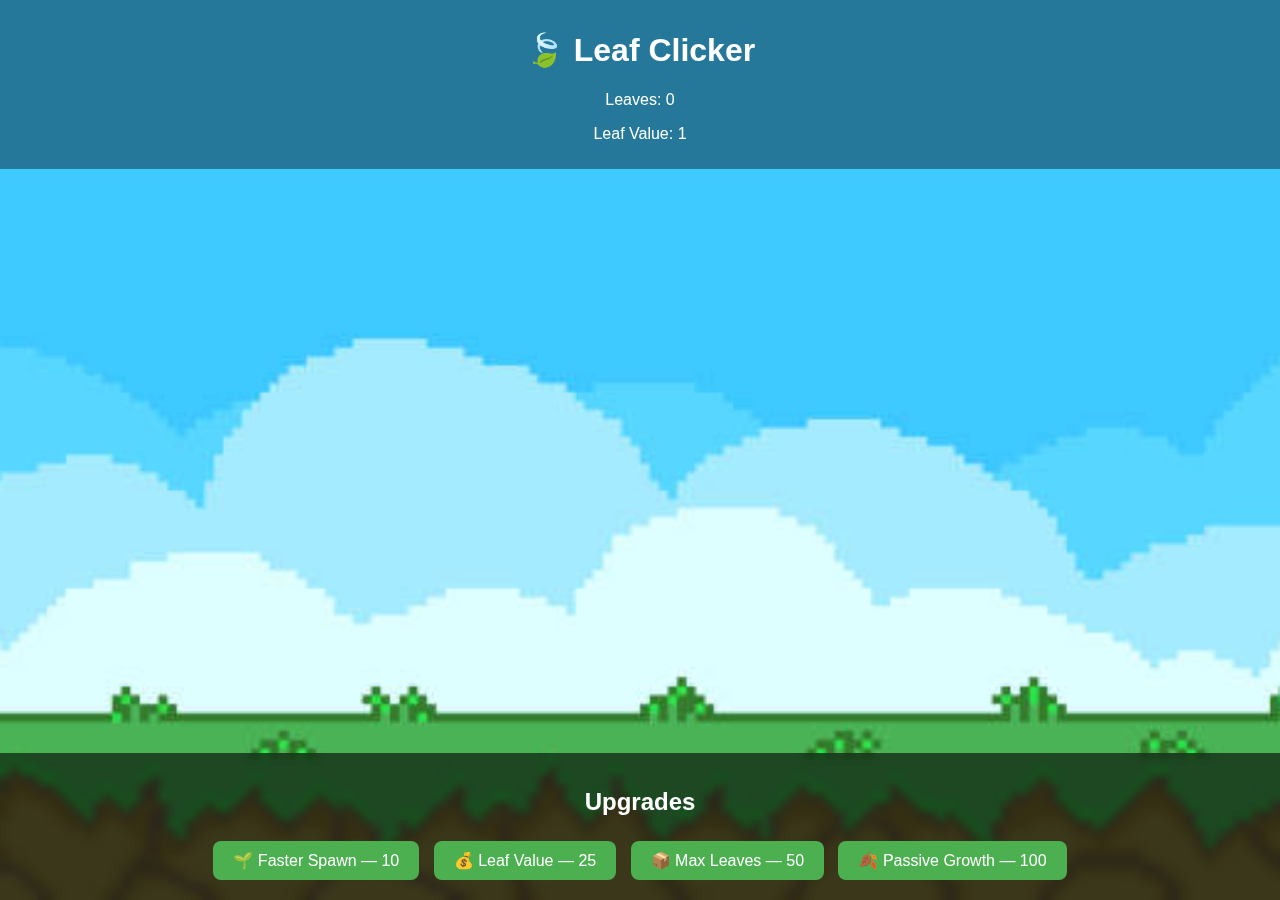
<file: CappyDeveloping-Website-main/CappyDeveloping-Website-main/incremental/index.html>
<!DOCTYPE html>
<html lang="en">
<head>
  <meta charset="UTF-8" />
  <meta name="viewport" content="width=device-width, initial-scale=1.0" />
  <title>Leaf Clicker 🍃</title>
  <link rel="stylesheet" href="style.css" />
</head>
<body>
  <div id="game">
    <div id="top-bar">
      <h1>🍃 Leaf Clicker</h1>
      <p>Leaves: <span id="leafCount">0</span></p>
      <p>Leaf Value: <span id="leafValue">1</span></p>
    </div>

    <div id="leaf-area"></div>

    <div id="shop">
      <h2>Upgrades</h2>
      <button id="upgradeSpawn">🌱 Faster Spawn — <span id="spawnCost">10</span></button>
      <button id="upgradeValue">💰 Leaf Value — <span id="valueCost">25</span></button>
      <button id="upgradeCap">📦 Max Leaves — <span id="capCost">50</span></button>
      <button id="upgradePassive">🍂 Passive Growth — <span id="passiveCost">100</span></button>
    </div>
  </div>

  <script src="script.js"></script>
</body>
</html>
</file>
<file: styles.css>
:root {
  --primary: #2563eb;
  --primary-hover: #1d4ed8;
  --bg-primary: #ffffff;
  --bg-secondary: #f8fafc;
  --bg-tertiary: #f1f5f9;
  --text-primary: #1e293b;
  --text-secondary: #64748b;
  --text-muted: #94a3b8;
  --border: #e2e8f0;
  --shadow: 0 1px 3px 0 rgba(0, 0, 0, 0.1);
}

[data-theme="dark"] {
  --primary: #61dafb;
  --primary-hover: #4fa8c7;
  --bg-primary: #0f0f0f;
  --bg-secondary: #1a1a1a;
  --bg-tertiary: #2a2a2a;
  --text-primary: #ffffff;
  --text-secondary: #e2e8f0;
  --text-muted: #94a3b8;
  --border: rgba(255, 255, 255, 0.08);
  --shadow: 0 4px 20px rgba(0, 0, 0, 0.3);
}

* {
  margin: 0;
  padding: 0;
  box-sizing: border-box;
}

body {
  font-family: 'Inter', -apple-system, BlinkMacSystemFont, sans-serif;
  background: var(--bg-primary);
  color: var(--text-primary);
  line-height: 1.6;
  transition: background-color 0.3s ease, color 0.3s ease;
}

.sidebar {
  position: fixed;
  top: 0;
  left: 0;
  width: 280px;
  height: 100vh;
  background: var(--bg-secondary);
  border-right: 1px solid var(--border);
  padding: 1.5rem;
  overflow-y: auto;
  z-index: 1000;
  transform: translateX(-100%);
  transition: transform 0.3s ease;
}

.sidebar.active {
  transform: translateX(0);
}

.sidebar-header {
  display: flex;
  align-items: center;
  gap: 0.75rem;
  margin-bottom: 2rem;
  padding-bottom: 1.5rem;
  border-bottom: 1px solid var(--border);
}

.sidebar-logo {
  width: 40px;
  height: 40px;
  border-radius: 6px;
}

.sidebar-header h3 {
  font-size: 1.125rem;
  font-weight: 600;
  color: var(--text-primary);
}

.sidebar-nav {
  margin-bottom: 2rem;
}

.nav-link {
  display: block;
  padding: 0.75rem 1rem;
  color: var(--text-secondary);
  text-decoration: none;
  border-radius: 6px;
  margin-bottom: 0.25rem;
  transition: all 0.2s ease;
  font-size: 0.875rem;
}

.nav-link:hover,
.nav-link.active {
  background-color: var(--primary);
  color: white;
}

.sidebar-stats {
  margin-bottom: 2rem;
  padding-top: 1.5rem;
  border-top: 1px solid var(--border);
}

.sidebar-stats h4 {
  font-size: 0.875rem;
  font-weight: 600;
  color: var(--text-primary);
  margin-bottom: 1rem;
}

.sidebar-stat {
  display: flex;
  justify-content: space-between;
  align-items: center;
  padding: 0.5rem 0;
}

.sidebar-stat .stat-number {
  font-size: 0.875rem;
  font-weight: 600;
  color: var(--primary);
}

.sidebar-stat .stat-label {
  font-size: 0.75rem;
  color: var(--text-secondary);
}

.sidebar-social h4 {
  font-size: 0.875rem;
  font-weight: 600;
  color: var(--text-primary);
  margin-bottom: 1rem;
}

.social-links {
  display: flex;
  flex-direction: column;
  gap: 0.5rem;
}

.social-link {
  display: block;
  padding: 0.5rem 0.75rem;
  color: var(--text-secondary);
  text-decoration: none;
  border-radius: 4px;
  transition: all 0.2s ease;
  font-size: 0.875rem;
}

.social-link:hover {
  background-color: var(--bg-tertiary);
  color: var(--primary);
}

.theme-toggle {
  display: flex;
  align-items: center;
  gap: 0.5rem;
  width: 100%;
  padding: 0.75rem;
  background: var(--bg-tertiary);
  border: 1px solid var(--border);
  border-radius: 6px;
  color: var(--text-primary);
  cursor: pointer;
  font-size: 0.875rem;
  margin-top: 1rem;
  transition: all 0.2s ease;
}

.theme-toggle:hover {
  background: var(--primary);
  color: white;
}

.mobile-menu-toggle {
  position: fixed;
  top: 1rem;
  left: 1rem;
  z-index: 1001;
  background: var(--primary);
  border: none;
  border-radius: 6px;
  padding: 0.75rem;
  cursor: pointer;
  display: flex;
  flex-direction: column;
  gap: 3px;
}

.mobile-menu-toggle span {
  width: 20px;
  height: 2px;
  background: white;
  transition: all 0.3s ease;
}

.mobile-menu-toggle.active span:nth-child(1) {
  transform: rotate(45deg) translate(5px, 5px);
}

.mobile-menu-toggle.active span:nth-child(2) {
  opacity: 0;
}

.mobile-menu-toggle.active span:nth-child(3) {
  transform: rotate(-45deg) translate(7px, -6px);
}

.main-content {
  margin-left: 0;
  padding: 2rem;
  max-width: 1200px;
  margin: 0 auto;
}

.card {
  background: var(--bg-secondary);
  border: 1px solid var(--border);
  border-radius: 12px;
  padding: 2rem;
  margin-bottom: 2rem;
  box-shadow: var(--shadow);
  transition: all 0.3s ease;
}

.card:hover {
  transform: translateY(-2px);
  box-shadow: 0 8px 25px rgba(0, 0, 0, 0.1);
}

.header {
  font-size: 2.5rem;
  color: var(--primary);
  text-align: center;
  margin-bottom: 1rem;
  font-weight: 700;
}

.subheader {
  color: var(--primary);
  font-size: 1.8rem;
  margin-bottom: 1rem;
  font-weight: 600;
}

.icon {
  width: 120px;
  height: 120px;
  display: block;
  margin: 0 auto 1rem;
  border-radius: 12px;
}

.image {
  width: 100%;
  max-width: 200px;
  border-radius: 8px;
  margin-bottom: 1rem;
}

.button {
  background: var(--primary);
  color: white;
  padding: 0.8rem 1.5rem;
  border-radius: 8px;
  text-decoration: none;
  font-weight: 500;
  transition: all 0.2s ease;
  border: none;
  cursor: pointer;
  text-align: center;
  font-size: 0.95rem;
  display: inline-block;
}

.button:hover {
  background: var(--primary-hover);
  transform: translateY(-1px);
}

.grid {
  display: grid;
  grid-template-columns: repeat(auto-fit, minmax(250px, 1fr));
  gap: 2rem;
  margin: 2rem 0;
}

.projects-grid {
  display: grid;
  grid-template-columns: repeat(auto-fit, minmax(300px, 1fr));
  gap: 2rem;
  margin: 2rem 0;
}

.badge {
  background: var(--bg-tertiary);
  color: var(--text-secondary);
  padding: 0.5rem 1rem;
  border-radius: 6px;
  font-size: 0.85rem;
  font-weight: 500;
  display: inline-block;
  margin: 1rem 0;
  text-align: center;
  text-transform: uppercase;
  letter-spacing: 0.5px;
}

.link {
  color: var(--primary);
  text-decoration: none;
  transition: color 0.2s ease;
  font-weight: 500;
}

.link:hover {
  color: var(--primary-hover);
  text-decoration: underline;
}

.project-card {
  background: var(--bg-secondary);
  border: 1px solid var(--border);
  border-radius: 12px;
  padding: 1.5rem;
  transition: all 0.3s ease;
}

.project-card:hover {
  transform: translateY(-2px);
  box-shadow: 0 8px 25px rgba(0, 0, 0, 0.1);
}

.team-member {
  text-align: center;
  background: var(--bg-tertiary);
  border-radius: 8px;
  padding: 1.5rem;
  border: 1px solid var(--border);
}

.card-content {
  margin-bottom: 1rem;
  line-height: 1.7;
  color: var(--text-secondary);
}

.team-member img {
  width: 80px;
  height: 80px;
  border-radius: 50%;
  margin-bottom: 1rem;
  border: 2px solid var(--primary);
}

.team-member h3 {
  font-size: 1.125rem;
  font-weight: 600;
  color: var(--text-primary);
  margin-bottom: 0.5rem;
}

.team-member p {
  font-size: 0.875rem;
  color: var(--text-secondary);
  margin-bottom: 0.5rem;
}

.team-bio {
  font-size: 0.75rem;
  color: var(--text-muted);
  margin: 0.5rem 0 1rem 0;
  font-style: italic;
}

.faq-item {
  margin-bottom: 1.5rem;
  padding-bottom: 1.5rem;
  border-bottom: 1px solid var(--border);
}

.faq-item h3 {
  color: var(--text-primary);
  margin-bottom: 0.5rem;
  font-size: 1.125rem;
  font-weight: 600;
}

.faq-item:last-child {
  border-bottom: none;
}

.stats-section {
  background: var(--bg-tertiary);
}

.stats-grid {
  display: grid;
  grid-template-columns: repeat(auto-fit, minmax(150px, 1fr));
  gap: 2rem;
  margin: 2rem 0;
}

.stat-item {
  text-align: center;
  padding: 1.5rem;
}

.stat-number {
  font-size: 2rem;
  font-weight: 700;
  color: var(--primary);
  margin-bottom: 0.5rem;
  display: block;
}

.stat-label {
  font-size: 0.875rem;
  color: var(--text-secondary);
  text-transform: uppercase;
  letter-spacing: 0.5px;
}

.footer {
  background: var(--bg-tertiary);
  padding: 2rem;
  margin-top: 4rem;
  border-top: 1px solid var(--border);
}

.footer ul {
  list-style: none;
  padding: 0;
}

.footer ul li {
  margin-bottom: 0.5rem;
}

.footer h3 {
  color: var(--text-primary);
  margin-bottom: 1rem;
  font-weight: 600;
}

html {
  scroll-behavior: smooth;
}

img {
  max-width: 100%;
  height: auto;
}

ul {
  margin-left: 1.5rem;
  margin-bottom: 1rem;
}

li {
  margin-bottom: 0.5rem;
  color: var(--text-secondary);
}

@keyframes fadeInUp {
  from {
    opacity: 0;
    transform: translateY(20px);
  }
  to {
    opacity: 1;
    transform: translateY(0);
  }
}

.animate {
  animation: fadeInUp 0.6s ease forwards;
}

@media (min-width: 1024px) {
  .sidebar {
    transform: translateX(0);
  }
  
  .main-content {
    margin-left: 280px;
  }
  
  .mobile-menu-toggle {
    display: none;
  }
}

@media (max-width: 768px) {
  .main-content {
    padding: 1rem;
  }

  .header {
    font-size: 2rem;
  }

  .subheader {
    font-size: 1.5rem;
  }

  .card,
  .project-card {
    padding: 1.5rem;
  }

  .grid,
  .projects-grid {
    grid-template-columns: 1fr;
    gap: 1.5rem;
  }

  .stats-grid {
    grid-template-columns: repeat(2, 1fr);
    gap: 1rem;
  }

  .stat-number {
    font-size: 1.5rem;
  }
}

@media (max-width: 480px) {
  .header {
    font-size: 1.8rem;
  }

  .subheader {
    font-size: 1.3rem;
  }

  .card-content {
    font-size: 0.95rem;
  }

  .icon {
    width: 80px;
    height: 80px;
  }

  .stats-grid {
    grid-template-columns: 1fr;
  }

  .stat-item {
    padding: 1rem;
  }
}
</file>
<file: CappyDeveloping-Website-main/CappyDeveloping-Website-main/styles.css>
:root {
  --primary: #2563eb;
  --primary-hover: #1d4ed8;
  --bg-primary: #ffffff;
  --bg-secondary: #f8fafc;
  --bg-tertiary: #f1f5f9;
  --text-primary: #1e293b;
  --text-secondary: #64748b;
  --text-muted: #94a3b8;
  --border: #e2e8f0;
  --shadow: 0 1px 3px 0 rgba(0, 0, 0, 0.1);
}

[data-theme="dark"] {
  --primary: #61dafb;
  --primary-hover: #4fa8c7;
  --bg-primary: #0f0f0f;
  --bg-secondary: #1a1a1a;
  --bg-tertiary: #2a2a2a;
  --text-primary: #ffffff;
  --text-secondary: #e2e8f0;
  --text-muted: #94a3b8;
  --border: rgba(255, 255, 255, 0.08);
  --shadow: 0 4px 20px rgba(0, 0, 0, 0.3);
}

* {
  margin: 0;
  padding: 0;
  box-sizing: border-box;
}

body {
  font-family: 'Inter', -apple-system, BlinkMacSystemFont, sans-serif;
  background: var(--bg-primary);
  color: var(--text-primary);
  line-height: 1.6;
  transition: background-color 0.3s ease, color 0.3s ease;
}

.sidebar {
  position: fixed;
  top: 0;
  left: 0;
  width: 280px;
  height: 100vh;
  background: var(--bg-secondary);
  border-right: 1px solid var(--border);
  padding: 1.5rem;
  overflow-y: auto;
  z-index: 1000;
  transform: translateX(-100%);
  transition: transform 0.3s ease;
}

.sidebar.active {
  transform: translateX(0);
}

.sidebar-header {
  display: flex;
  align-items: center;
  gap: 0.75rem;
  margin-bottom: 2rem;
  padding-bottom: 1.5rem;
  border-bottom: 1px solid var(--border);
}

.sidebar-logo {
  width: 40px;
  height: 40px;
  border-radius: 6px;
}

.sidebar-header h3 {
  font-size: 1.125rem;
  font-weight: 600;
  color: var(--text-primary);
}

.sidebar-nav {
  margin-bottom: 2rem;
}

.nav-link {
  display: block;
  padding: 0.75rem 1rem;
  color: var(--text-secondary);
  text-decoration: none;
  border-radius: 6px;
  margin-bottom: 0.25rem;
  transition: all 0.2s ease;
  font-size: 0.875rem;
}

.nav-link:hover,
.nav-link.active {
  background-color: var(--primary);
  color: white;
}

.sidebar-stats {
  margin-bottom: 2rem;
  padding-top: 1.5rem;
  border-top: 1px solid var(--border);
}

.sidebar-stats h4 {
  font-size: 0.875rem;
  font-weight: 600;
  color: var(--text-primary);
  margin-bottom: 1rem;
}

.sidebar-stat {
  display: flex;
  justify-content: space-between;
  align-items: center;
  padding: 0.5rem 0;
}

.sidebar-stat .stat-number {
  font-size: 0.875rem;
  font-weight: 600;
  color: var(--primary);
}

.sidebar-stat .stat-label {
  font-size: 0.75rem;
  color: var(--text-secondary);
}

.sidebar-social h4 {
  font-size: 0.875rem;
  font-weight: 600;
  color: var(--text-primary);
  margin-bottom: 1rem;
}

.social-links {
  display: flex;
  flex-direction: column;
  gap: 0.5rem;
}

.social-link {
  display: block;
  padding: 0.5rem 0.75rem;
  color: var(--text-secondary);
  text-decoration: none;
  border-radius: 4px;
  transition: all 0.2s ease;
  font-size: 0.875rem;
}

.social-link:hover {
  background-color: var(--bg-tertiary);
  color: var(--primary);
}

.theme-toggle {
  display: flex;
  align-items: center;
  gap: 0.5rem;
  width: 100%;
  padding: 0.75rem;
  background: var(--bg-tertiary);
  border: 1px solid var(--border);
  border-radius: 6px;
  color: var(--text-primary);
  cursor: pointer;
  font-size: 0.875rem;
  margin-top: 1rem;
  transition: all 0.2s ease;
}

.theme-toggle:hover {
  background: var(--primary);
  color: white;
}

.mobile-menu-toggle {
  position: fixed;
  top: 1rem;
  left: 1rem;
  z-index: 1001;
  background: var(--primary);
  border: none;
  border-radius: 6px;
  padding: 0.75rem;
  cursor: pointer;
  display: flex;
  flex-direction: column;
  gap: 3px;
}

.mobile-menu-toggle span {
  width: 20px;
  height: 2px;
  background: white;
  transition: all 0.3s ease;
}

.mobile-menu-toggle.active span:nth-child(1) {
  transform: rotate(45deg) translate(5px, 5px);
}

.mobile-menu-toggle.active span:nth-child(2) {
  opacity: 0;
}

.mobile-menu-toggle.active span:nth-child(3) {
  transform: rotate(-45deg) translate(7px, -6px);
}

.main-content {
  margin-left: 0;
  padding: 2rem;
  max-width: 1200px;
  margin: 0 auto;
}

.card {
  background: var(--bg-secondary);
  border: 1px solid var(--border);
  border-radius: 12px;
  padding: 2rem;
  margin-bottom: 2rem;
  box-shadow: var(--shadow);
  transition: all 0.3s ease;
}

.card:hover {
  transform: translateY(-2px);
  box-shadow: 0 8px 25px rgba(0, 0, 0, 0.1);
}

.header {
  font-size: 2.5rem;
  color: var(--primary);
  text-align: center;
  margin-bottom: 1rem;
  font-weight: 700;
}

.subheader {
  color: var(--primary);
  font-size: 1.8rem;
  margin-bottom: 1rem;
  font-weight: 600;
}

.icon {
  width: 120px;
  height: 120px;
  display: block;
  margin: 0 auto 1rem;
  border-radius: 12px;
}

.image {
  width: 100%;
  max-width: 200px;
  border-radius: 8px;
  margin-bottom: 1rem;
}

.button {
  background: var(--primary);
  color: white;
  padding: 0.8rem 1.5rem;
  border-radius: 8px;
  text-decoration: none;
  font-weight: 500;
  transition: all 0.2s ease;
  border: none;
  cursor: pointer;
  text-align: center;
  font-size: 0.95rem;
  display: inline-block;
}

.button:hover {
  background: var(--primary-hover);
  transform: translateY(-1px);
}

.grid {
  display: grid;
  grid-template-columns: repeat(auto-fit, minmax(250px, 1fr));
  gap: 2rem;
  margin: 2rem 0;
}

.projects-grid {
  display: grid;
  grid-template-columns: repeat(auto-fit, minmax(300px, 1fr));
  gap: 2rem;
  margin: 2rem 0;
}

.badge {
  background: var(--bg-tertiary);
  color: var(--text-secondary);
  padding: 0.5rem 1rem;
  border-radius: 6px;
  font-size: 0.85rem;
  font-weight: 500;
  display: inline-block;
  margin: 1rem 0;
  text-align: center;
  text-transform: uppercase;
  letter-spacing: 0.5px;
}

.link {
  color: var(--primary);
  text-decoration: none;
  transition: color 0.2s ease;
  font-weight: 500;
}

.link:hover {
  color: var(--primary-hover);
  text-decoration: underline;
}

.project-card {
  background: var(--bg-secondary);
  border: 1px solid var(--border);
  border-radius: 12px;
  padding: 1.5rem;
  transition: all 0.3s ease;
}

.project-card:hover {
  transform: translateY(-2px);
  box-shadow: 0 8px 25px rgba(0, 0, 0, 0.1);
}

.team-member {
  text-align: center;
  background: var(--bg-tertiary);
  border-radius: 8px;
  padding: 1.5rem;
  border: 1px solid var(--border);
}

.card-content {
  margin-bottom: 1rem;
  line-height: 1.7;
  color: var(--text-secondary);
}

.team-member img {
  width: 80px;
  height: 80px;
  border-radius: 50%;
  margin-bottom: 1rem;
  border: 2px solid var(--primary);
}

.team-member h3 {
  font-size: 1.125rem;
  font-weight: 600;
  color: var(--text-primary);
  margin-bottom: 0.5rem;
}

.team-member p {
  font-size: 0.875rem;
  color: var(--text-secondary);
  margin-bottom: 0.5rem;
}

.team-bio {
  font-size: 0.75rem;
  color: var(--text-muted);
  margin: 0.5rem 0 1rem 0;
  font-style: italic;
}

.faq-item {
  margin-bottom: 1.5rem;
  padding-bottom: 1.5rem;
  border-bottom: 1px solid var(--border);
}

.faq-item h3 {
  color: var(--text-primary);
  margin-bottom: 0.5rem;
  font-size: 1.125rem;
  font-weight: 600;
}

.faq-item:last-child {
  border-bottom: none;
}

.stats-section {
  background: var(--bg-tertiary);
}

.stats-grid {
  display: grid;
  grid-template-columns: repeat(auto-fit, minmax(150px, 1fr));
  gap: 2rem;
  margin: 2rem 0;
}

.stat-item {
  text-align: center;
  padding: 1.5rem;
}

.stat-number {
  font-size: 2rem;
  font-weight: 700;
  color: var(--primary);
  margin-bottom: 0.5rem;
  display: block;
}

.stat-label {
  font-size: 0.875rem;
  color: var(--text-secondary);
  text-transform: uppercase;
  letter-spacing: 0.5px;
}

.footer {
  background: var(--bg-tertiary);
  padding: 2rem;
  margin-top: 4rem;
  border-top: 1px solid var(--border);
}

.footer ul {
  list-style: none;
  padding: 0;
}

.footer ul li {
  margin-bottom: 0.5rem;
}

.footer h3 {
  color: var(--text-primary);
  margin-bottom: 1rem;
  font-weight: 600;
}

html {
  scroll-behavior: smooth;
}

img {
  max-width: 100%;
  height: auto;
}

ul {
  margin-left: 1.5rem;
  margin-bottom: 1rem;
}

li {
  margin-bottom: 0.5rem;
  color: var(--text-secondary);
}

@keyframes fadeInUp {
  from {
    opacity: 0;
    transform: translateY(20px);
  }
  to {
    opacity: 1;
    transform: translateY(0);
  }
}

.animate {
  animation: fadeInUp 0.6s ease forwards;
}

@media (min-width: 1024px) {
  .sidebar {
    transform: translateX(0);
  }
  
  .main-content {
    margin-left: 280px;
  }
  
  .mobile-menu-toggle {
    display: none;
  }
}

@media (max-width: 768px) {
  .main-content {
    padding: 1rem;
  }

  .header {
    font-size: 2rem;
  }

  .subheader {
    font-size: 1.5rem;
  }

  .card,
  .project-card {
    padding: 1.5rem;
  }

  .grid,
  .projects-grid {
    grid-template-columns: 1fr;
    gap: 1.5rem;
  }

  .stats-grid {
    grid-template-columns: repeat(2, 1fr);
    gap: 1rem;
  }

  .stat-number {
    font-size: 1.5rem;
  }
}

@media (max-width: 480px) {
  .header {
    font-size: 1.8rem;
  }

  .subheader {
    font-size: 1.3rem;
  }

  .card-content {
    font-size: 0.95rem;
  }

  .icon {
    width: 80px;
    height: 80px;
  }

  .stats-grid {
    grid-template-columns: 1fr;
  }

  .stat-item {
    padding: 1rem;
  }
}
</file>
<file: CappyDeveloping-Website-main/CappyDeveloping-Website-main/incremental/style.css>
body {
  margin: 0;
  font-family: 'Trebuchet MS', sans-serif;
  color: white;
  background: url("assets/bg.jpg") center/cover no-repeat;
  height: 100vh;
  overflow: hidden;
  user-select: none;
}

#game {
  display: flex;
  flex-direction: column;
  height: 100vh;
  justify-content: space-between;
}

#top-bar {
  text-align: center;
  background: rgba(0, 0, 0, 0.4);
  padding: 10px;
  backdrop-filter: blur(4px);
}

#leaf-area {
  flex: 1;
  position: relative;
  overflow: hidden;
}

.leaf {
  position: absolute;
  width: 64px;
  height: 64px;
  cursor: pointer;
  transition: transform 0.2s;
}

.leaf:hover {
  transform: scale(1.2);
}

#shop {
  background: rgba(0, 0, 0, 0.6);
  padding: 15px;
  text-align: center;
  backdrop-filter: blur(5px);
}

button {
  background: #4CAF50;
  color: white;
  border: none;
  border-radius: 8px;
  padding: 10px 20px;
  font-size: 16px;
  margin: 5px;
  cursor: pointer;
  transition: background 0.2s, transform 0.1s;
}

button:hover {
  background: #66bb6a;
}

button:active {
  transform: scale(0.95);
}
</file>
